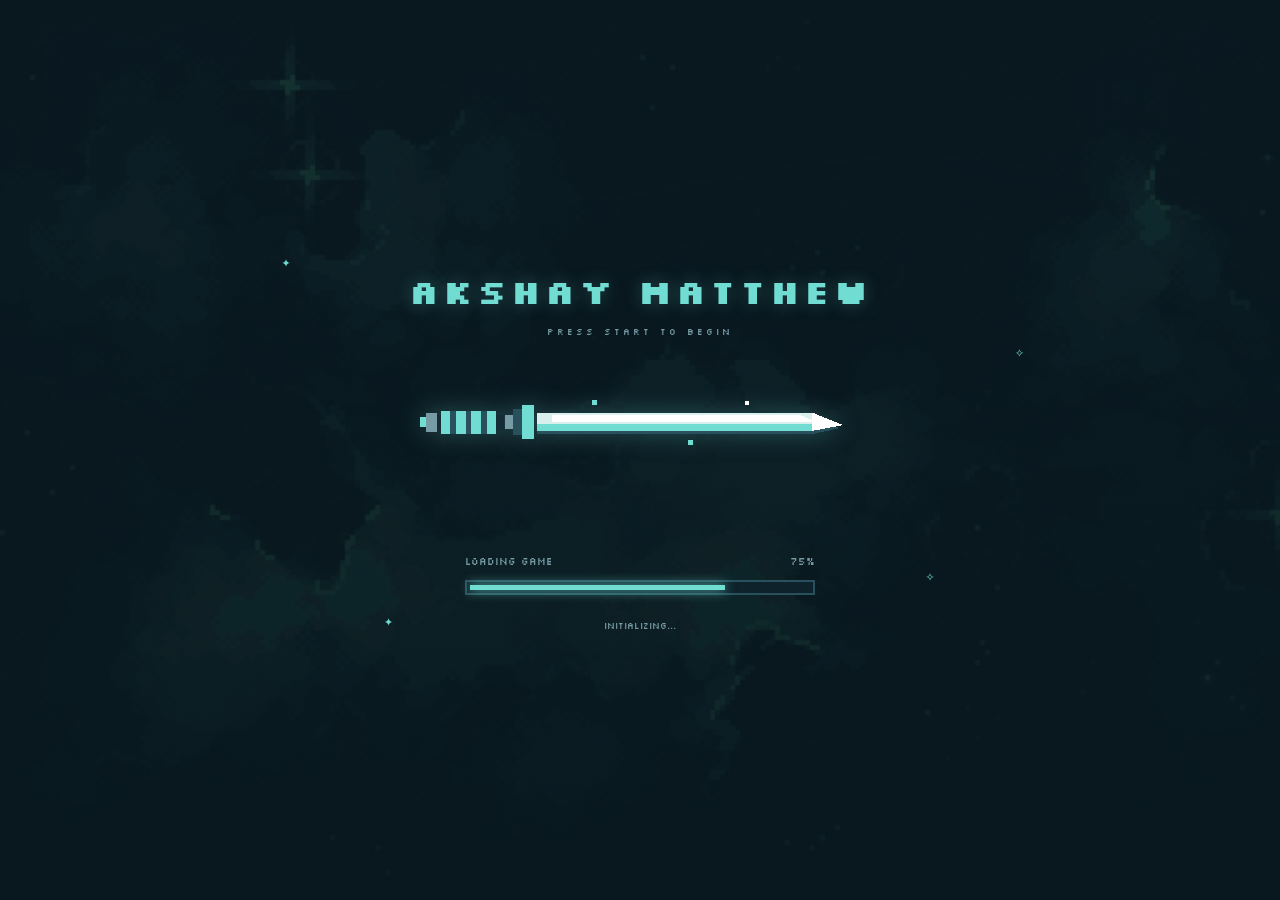
<file: akshay/index.html>
<!DOCTYPE html>
<html lang="en">
<head>
<meta charset="UTF-8">
<meta name="viewport" content="width=device-width, initial-scale=1.0">
<title>Akshay Matthew</title>

<style>
@import url('https://fonts.googleapis.com/css2?family=Silkscreen&display=swap');

* {
    margin: 0;
    padding: 0;
    box-sizing: border-box;
}

body {
    background: #08171e;
    color: #d8efed;
    height: 100dvh;
    overflow: hidden;
    font-family: 'Silkscreen', monospace;
}

/* BACKGROUND */

.loading-screen {
    position: fixed;
    inset: 0;
    z-index: 20;
    display: flex;
    flex-direction: column;
    align-items: center;
    justify-content: center;
    background:
        linear-gradient(rgba(8,23,30,.88), rgba(8,23,30,.94)),
        url("assets/blue.jpg") center/cover;
    transition: opacity .5s ease;
}

.loading-screen.fade {
    opacity: 0;
    pointer-events: none;
}

/* TITLE */

.title {
    color: #70dcd2;
    font-size: clamp(18px, 4vw, 34px);
    letter-spacing: 4px;
    text-align: center;
    text-shadow: 0 0 18px #70dcd244;
}

.subtitle {
    color: #779ba5;
    font-size: 9px;
    margin-top: 13px;
    letter-spacing: 3px;
}

/* KATANA */

.katana-wrap {
    margin-top: 45px;
    width: min(460px, 85vw);
    animation: float 2.5s ease-in-out infinite;
    filter: drop-shadow(0 0 12px #70dcd244);
}

.katana {
    width: 100%;
    height: auto;
    overflow: visible;
    shape-rendering: crispEdges;
}

@keyframes float {
    0%, 100% { transform: translateY(0); }
    50% { transform: translateY(-9px); }
}

/* SPARKLES */

.sparkle {
    position: absolute;
    color: #70dcd2;
    font-size: 15px;
    animation: twinkle 1.5s steps(2) infinite;
}

.sparkle.one { top: 28%; left: 22%; }
.sparkle.two { top: 38%; right: 20%; animation-delay: .5s; }
.sparkle.three { bottom: 30%; left: 30%; animation-delay: .8s; }
.sparkle.four { bottom: 35%; right: 27%; animation-delay: .3s; }

@keyframes twinkle {
    50% { opacity: .15; transform: scale(.7); }
}

/* LOADING BAR */

.loading-container {
    width: min(350px, 72vw);
    margin-top: 45px;
}

.loading-info {
    display: flex;
    justify-content: space-between;
    color: #779ba5;
    font-size: 10px;
    margin-bottom: 12px;
}

.loading-bar {
    width: 100%;
    height: 15px;
    padding: 3px;
    background: #0d222b;
    border: 2px solid #28515d;
}

.loading-fill {
    height: 100%;
    width: 0%;
    background: #70dcd2;
    box-shadow: 0 0 12px #70dcd2;
}

.loading-hint {
    color: #779ba5;
    font-size: 9px;
    margin-top: 25px;
    animation: blink 1s steps(2) infinite;
}

@keyframes blink {
    50% { opacity: .3; }
}

/* SLASH */

.slash {
    position: fixed;
    z-index: 40;
    top: 50%;
    left: -160%;
    width: 160vw;
    height: 5px;
    opacity: 0;
    pointer-events: none;
    background: #d8efed;
    box-shadow:
        0 0 10px #70dcd2,
        0 0 30px #70dcd2,
        0 0 60px #70dcd2;
    transform: rotate(-25deg);
}

.slash.active {
    animation: slash .55s ease-in forwards;
}

@keyframes slash {
    0% { left: -160%; opacity: 0; }
    20% { opacity: 1; }
    100% { left: 160%; opacity: 0; }
}

/* SPLIT SCREEN
   IMPORTANT: stays BEHIND loading screen until transition */

.split {
    position: fixed;
    inset: 0;
    z-index: 10;
    pointer-events: none;
}

.split-top,
.split-bottom {
    position: absolute;
    width: 100%;
    height: 51%;
    background: #08171e;
    transition: transform .85s cubic-bezier(.7,0,.2,1);
}

.split-top {
    top: 0;
    clip-path: polygon(0 0, 100% 0, 100% 100%, 0 96%);
}

.split-bottom {
    bottom: 0;
    clip-path: polygon(0 4%, 100% 0, 100% 100%, 0 100%);
}

.split.open .split-top {
    transform: translateY(-105%);
}

.split.open .split-bottom {
    transform: translateY(105%);
}

.reveal-text {
    position: fixed;
    inset: 0;
    z-index: 1;
    display: flex;
    align-items: center;
    justify-content: center;
    color: #70dcd2;
    font-size: clamp(25px, 5vw, 50px);
    letter-spacing: 5px;
}

@media(max-width: 600px) {
    .title { letter-spacing: 2px; }
    .katana-wrap { width: 88vw; }
}
</style>
</head>

<body>

<div class="reveal-text">WELCOME.</div>

<div class="loading-screen" id="loadingScreen">

    <h1 class="title">AKSHAY MATTHEW</h1>
    <p class="subtitle">PRESS START TO BEGIN</p>

    <span class="sparkle one">✦</span>
    <span class="sparkle two">✧</span>
    <span class="sparkle three">✦</span>
    <span class="sparkle four">✧</span>

    <!-- PIXEL ART KATANA -->
    <div class="katana-wrap">
        <svg class="katana"
             viewBox="0 0 480 130"
             xmlns="http://www.w3.org/2000/svg">

            <!-- Blade shadow -->
            <path d="M133 43 H421 L449 48 L421 54 H133 Z"
                  fill="#28515d"/>

            <!-- Main blade -->
            <path d="M133 32 H420 L452 45 L420 51 H133 Z"
                  fill="#d8efed"/>

            <!-- Blade underside -->
            <path d="M133 44 H420 L452 45 L420 51 H133 Z"
                  fill="#70dcd2"/>

            <!-- Blade shine -->
            <path d="M148 34 H406 L425 42 H148 Z"
                  fill="#ffffff"/>

            <!-- Blade tip -->
            <path d="M420 32 L452 45 L420 51 Z"
                  fill="#ffffff"/>

            <!-- Guard -->
            <path d="M117 24 H129 V59 H117 Z"
                  fill="#70dcd2"/>
            <path d="M107 28 H117 V55 H107 Z"
                  fill="#28515d"/>
            <path d="M99 34 H107 V49 H99 Z"
                  fill="#779ba5"/>

            <!-- Handle base -->
            <rect x="28" y="34" width="70" height="16"
                  fill="#152c36"/>

            <!-- Handle wrapping -->
            <path d="M32 30 H42 V54 H32 Z
                     M48 30 H58 V54 H48 Z
                     M64 30 H74 V54 H64 Z
                     M80 30 H90 V54 H80 Z"
                  fill="#70dcd2"/>

            <!-- Dark wrapping gaps -->
            <path d="M42 30 H48 V54 H42 Z
                     M58 30 H64 V54 H58 Z
                     M74 30 H80 V54 H74 Z"
                  fill="#28515d"/>

            <!-- Pommel -->
            <rect x="17" y="32" width="11" height="20"
                  fill="#779ba5"/>
            <rect x="10" y="37" width="7" height="10"
                  fill="#70dcd2"/>

            <!-- Small decorative pixels -->
            <rect x="190" y="19" width="5" height="5"
                  fill="#70dcd2"/>
            <rect x="290" y="61" width="5" height="5"
                  fill="#70dcd2"/>
            <rect x="350" y="20" width="4" height="4"
                  fill="#ffffff"/>
        </svg>
    </div>

    <!-- PROGRESS -->
    <div class="loading-container">

        <div class="loading-info">
            <span>LOADING GAME</span>
            <span id="percentage">0%</span>
        </div>

        <div class="loading-bar">
            <div class="loading-fill" id="loadingFill"></div>
        </div>

    </div>

    <p class="loading-hint">INITIALIZING...</p>

</div>

<div class="slash" id="slash"></div>

<div class="split" id="split">
    <div class="split-top"></div>
    <div class="split-bottom"></div>
</div>

<script>
const fill = document.getElementById("loadingFill");
const percentage = document.getElementById("percentage");
const slash = document.getElementById("slash");
const split = document.getElementById("split");
const loadingScreen = document.getElementById("loadingScreen");

let progress = 0;

const loading = setInterval(() => {

    progress++;

    fill.style.width = progress + "%";
    percentage.textContent = progress + "%";

    if (progress >= 100) {

        clearInterval(loading);

        setTimeout(() => {
            slash.classList.add("active");
        }, 300);

        setTimeout(() => {
            loadingScreen.classList.add("fade");
            split.classList.add("open");
        }, 650);

        setTimeout(() => {
            window.location.href = "menu.html";
        }, 1550);
    }

}, 15);
</script>

</body>
</html>
</file>
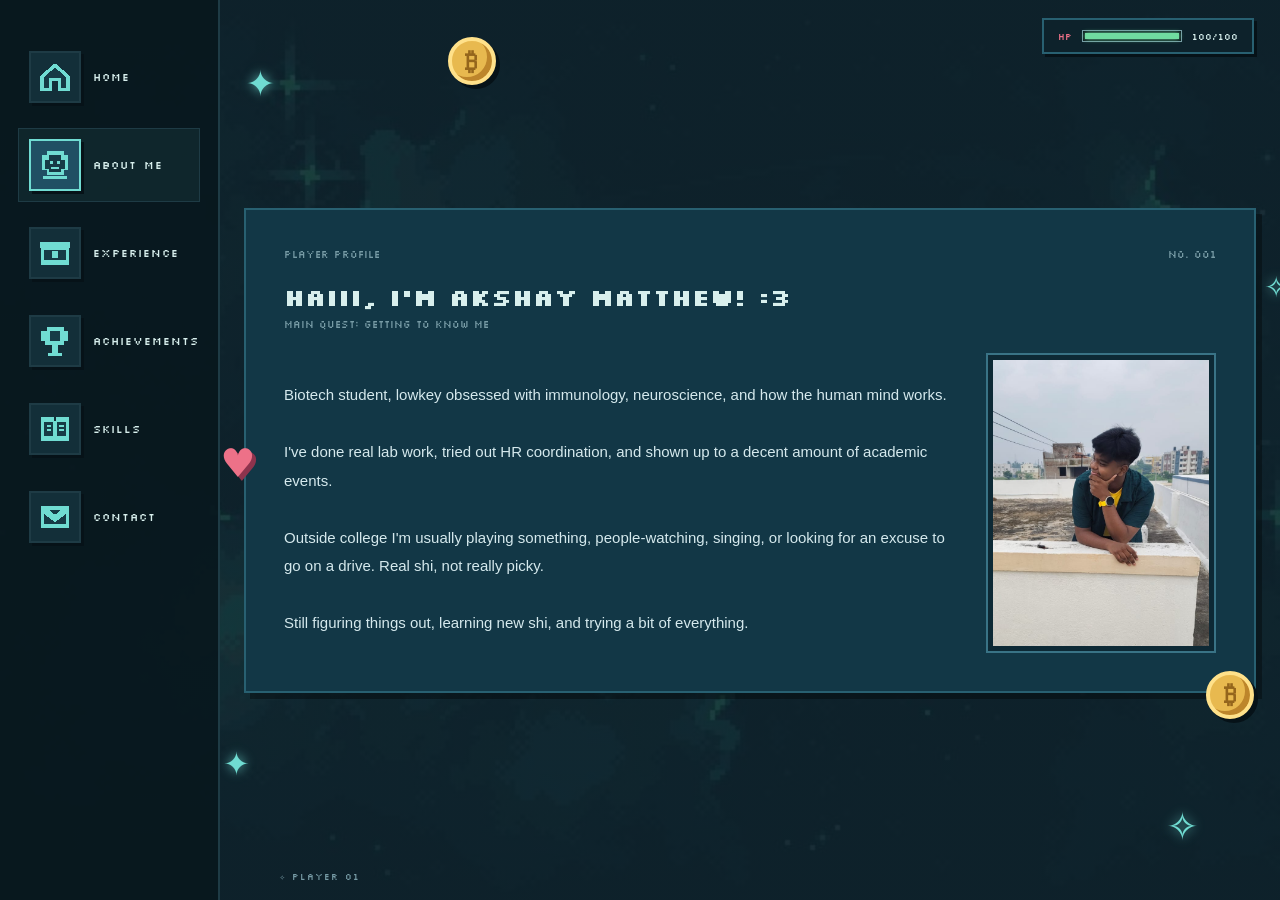
<file: akshay/about.html>
<!DOCTYPE html>
<html lang="en">
<head>
    <meta charset="UTF-8">
    <meta name="viewport" content="width=device-width, initial-scale=1.0">

    <title>About Me</title>

    <link rel="stylesheet" href="style.css">

    <link href="https://fonts.googleapis.com/css2?family=Press+Start+2P&family=Silkscreen&display=swap" rel="stylesheet">
</head>

<body>

<div class="about-layout">

    <!-- LEFT PIXEL ART NAVIGATION -->
    <aside class="about-sidebar">

        <a href="menu.html" class="menu-item" title="Home">
            <span class="pixel-icon">
                <svg viewBox="0 0 32 32">
                    <path fill="#70dcd2" d="M2 15L16 3l14 12v14H19v-9h-6v9H2z"/>
                    <path fill="#163b46" d="M6 16l10-9 10 9v10h-4v-9H10v9H6z"/>
                </svg>
            </span>
            <span class="menu-text">HOME</span>
        </a>

        <a href="about.html" class="menu-item active" title="About">
            <span class="pixel-icon">
                <svg viewBox="0 0 32 32">
                    <path fill="#70dcd2" d="M8 3h16v4h4v14h-4v4H8v-4H4V7h4z"/>
                    <path fill="#163b46" d="M10 7h12v4h3v9h-3v3H10v-3H7v-9h3z"/>
                    <path fill="#70dcd2" d="M11 12h3v3h-3zM18 12h3v3h-3zM12 18h8v2h-8z"/>
                    <path fill="#70dcd2" d="M5 26h22v3H5z"/>
                </svg>
            </span>
            <span class="menu-text">ABOUT ME</span>
        </a>

        <a href="experience.html" class="menu-item" title="Projects">
            <span class="pixel-icon">
                <svg viewBox="0 0 32 32">
                    <path fill="#70dcd2" d="M3 9h26v18H3zM2 6h28v5H2z"/>
                    <path fill="#163b46" d="M6 13h20v10H6z"/>
                    <path fill="#70dcd2" d="M13 14h6v7h-6zM15 16h2v3h-2z"/>
                </svg>
            </span>
            <span class="menu-text">EXPERIENCE</span>
        </a>

        <a href="achievements.html" class="menu-item" title="Achievements">
            <span class="pixel-icon">
                <svg viewBox="0 0 32 32">
                    <path fill="#70dcd2" d="M8 3h16v4h4v9h-4v4h-5v4h-6v-4H7v-4H3V7h5z"/>
                    <path fill="#163b46" d="M11 7h10v9H11z"/>
                    <path fill="#70dcd2" d="M13 24h6v3h-6zM9 27h14v3H9z"/>
                </svg>
            </span>
            <span class="menu-text">ACHIEVEMENTS</span>
        </a>

        <a href="skills.html" class="menu-item" title="Skills">
            <span class="pixel-icon">
                <svg viewBox="0 0 32 32">
                    <path fill="#70dcd2" d="M3 5h12v3h2V5h12v22H17v-3h-2v3H3z"/>
                    <path fill="#163b46" d="M6 9h8v14H6zM18 9h8v14h-8z"/>
                    <path fill="#70dcd2" d="M8 12h4v2H8zM8 16h4v2H8zM20 12h4v2h-4zM20 16h4v2h-4zM14 8h4v19h-4z"/>
                </svg>
            </span>
            <span class="menu-text">SKILLS</span>
        </a>

        <a href="contact.html" class="menu-item" title="Contact">
            <span class="pixel-icon">
                <svg viewBox="0 0 32 32">
                    <path fill="#70dcd2" d="M3 6h26v20H3z"/>
                    <path fill="#163b46" d="M6 9h20v14H6z"/>
                    <path fill="#70dcd2" d="M3 7h5l8 7 8-7h5v4L16 21 3 11z"/>
                </svg>
            </span>
            <span class="menu-text">CONTACT</span>
        </a>

    </aside>

    <!-- RIGHT ABOUT CONTENT -->
    <main class="about-page-content">
        <!-- DECORATIVE GAME ELEMENTS -->
<div class="game-decorations" aria-hidden="true">

    <!-- Floating stars -->
    <span class="pixel-star star-one">✦</span>
    <span class="pixel-star star-two">✧</span>
    <span class="pixel-star star-three">✦</span>
    <span class="pixel-star star-four">✧</span>

    <!-- Coins -->
    <span class="game-coin coin-one">₿</span>
    <span class="game-coin coin-two">₿</span>

    <!-- Floating heart -->
    <span class="pixel-heart">♥</span>

    <!-- Health bar -->
    <div class="health-panel">
        <span class="health-label">HP</span>
        <div class="health-bar">
            <div class="health-fill"></div>
        </div>
        <span class="health-value">100/100</span>
    </div>

    <!-- Decorative game indicator -->
    <span class="game-indicator">✧ PLAYER 01</span>

</div>
        <div class="my-rectangle">
            <div class="game-label">
    <span>PLAYER PROFILE</span>
    <span>NO. 001</span>
</div>

            <h2>Haiii, I'm Akshay Matthew! :3</h2>
            <div class="quest-label">
    MAIN QUEST: GETTING TO KNOW ME
</div>
            <div class="about-content">

                <p class="abp">
                    <br>
                    Biotech student, lowkey obsessed with immunology, neuroscience, and how the human mind works.
                    <br><br>

                    I've done real lab work, tried out HR coordination, and shown up to a decent amount of academic events.
                    <br><br>

                    Outside college I'm usually playing something, people-watching, singing, or looking for an excuse to go on a drive. Real shi, not really picky.

                    <br><br>

                    Still figuring things out, learning new shi, and trying a bit of everything.

                </p>

                <img src="assets/ak.png" class="abme" alt="About me">

            </div>
        </div>

    </main>

</div>

</body>
</html>
</file>
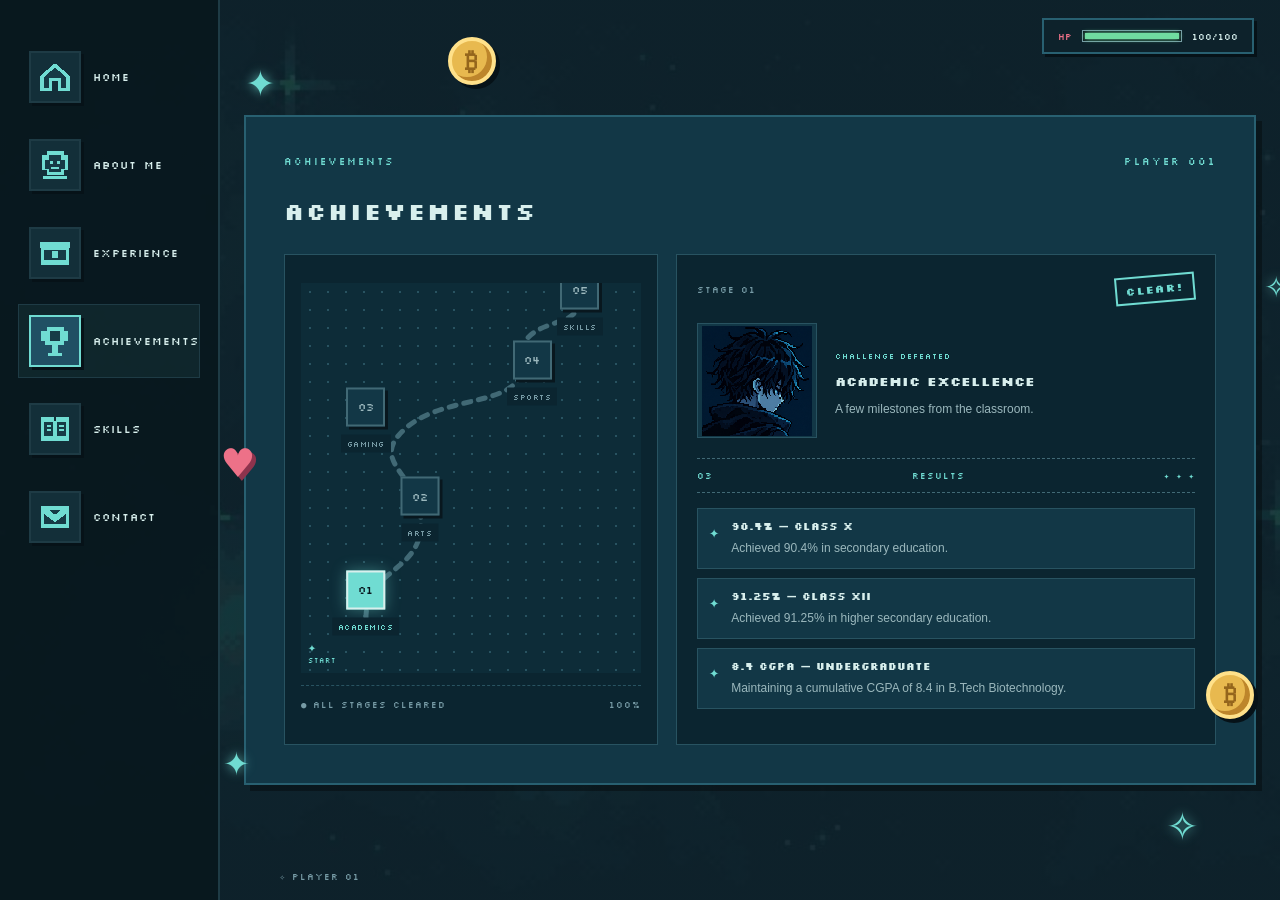
<file: akshay/achievements.html>
<!DOCTYPE html>
<html lang="en">
<head>
    <meta charset="UTF-8">
    <meta name="viewport" content="width=device-width, initial-scale=1.0">

    <title>Awards</title>

    <link rel="stylesheet" href="style.css">

    <link href="https://fonts.googleapis.com/css2?family=Press+Start+2P&family=Silkscreen&display=swap" rel="stylesheet">
</head>

<body>

<div class="about-layout">

    <!-- LEFT PIXEL ART NAVIGATION -->
    <aside class="about-sidebar">

        <a href="menu.html" class="menu-item" title="Home">
            <span class="pixel-icon">
                <svg viewBox="0 0 32 32">
                    <path fill="#70dcd2" d="M2 15L16 3l14 12v14H19v-9h-6v9H2z"/>
                    <path fill="#163b46" d="M6 16l10-9 10 9v10h-4v-9H10v9H6z"/>
                </svg>
            </span>
            <span class="menu-text">HOME</span>
        </a>

        <a href="about.html" class="menu-item" title="About">
            <span class="pixel-icon">
                <svg viewBox="0 0 32 32">
                    <path fill="#70dcd2" d="M8 3h16v4h4v14h-4v4H8v-4H4V7h4z"/>
                    <path fill="#163b46" d="M10 7h12v4h3v9h-3v3H10v-3H7v-9h3z"/>
                    <path fill="#70dcd2" d="M11 12h3v3h-3zM18 12h3v3h-3zM12 18h8v2h-8z"/>
                    <path fill="#70dcd2" d="M5 26h22v3H5z"/>
                </svg>
            </span>
            <span class="menu-text">ABOUT ME</span>
        </a>

        <a href="experience.html" class="menu-item" title="Projects">
            <span class="pixel-icon">
                <svg viewBox="0 0 32 32">
                    <path fill="#70dcd2" d="M3 9h26v18H3zM2 6h28v5H2z"/>
                    <path fill="#163b46" d="M6 13h20v10H6z"/>
                    <path fill="#70dcd2" d="M13 14h6v7h-6zM15 16h2v3h-2z"/>
                </svg>
            </span>
            <span class="menu-text">EXPERIENCE</span>
        </a>

        <a href="achievements.html" class="menu-item active" title="Achievements">
            <span class="pixel-icon">
                <svg viewBox="0 0 32 32">
                    <path fill="#70dcd2" d="M8 3h16v4h4v9h-4v4h-5v4h-6v-4H7v-4H3V7h5z"/>
                    <path fill="#163b46" d="M11 7h10v9H11z"/>
                    <path fill="#70dcd2" d="M13 24h6v3h-6zM9 27h14v3H9z"/>
                </svg>
            </span>
            <span class="menu-text">ACHIEVEMENTS</span>
        </a>

        <a href="skills.html" class="menu-item" title="Skills">
            <span class="pixel-icon">
                <svg viewBox="0 0 32 32">
                    <path fill="#70dcd2" d="M3 5h12v3h2V5h12v22H17v-3h-2v3H3z"/>
                    <path fill="#163b46" d="M6 9h8v14H6zM18 9h8v14h-8z"/>
                    <path fill="#70dcd2" d="M8 12h4v2H8zM8 16h4v2H8zM20 12h4v2h-4zM20 16h4v2h-4zM14 8h4v19h-4z"/>
                </svg>
            </span>
            <span class="menu-text">SKILLS</span>
        </a>

        <a href="contact.html" class="menu-item" title="Contact">
            <span class="pixel-icon">
                <svg viewBox="0 0 32 32">
                    <path fill="#70dcd2" d="M3 6h26v20H3z"/>
                    <path fill="#163b46" d="M6 9h20v14H6z"/>
                    <path fill="#70dcd2" d="M3 7h5l8 7 8-7h5v4L16 21 3 11z"/>
                </svg>
            </span>
            <span class="menu-text">CONTACT</span>
        </a>

    </aside>

    <!-- RIGHT ABOUT CONTENT -->
    <main class="about-page-content">
        <!-- DECORATIVE GAME ELEMENTS -->
<div class="game-decorations" aria-hidden="true">

    <!-- Floating stars -->
    <span class="pixel-star star-one">✦</span>
    <span class="pixel-star star-two">✧</span>
    <span class="pixel-star star-three">✦</span>
    <span class="pixel-star star-four">✧</span>

    <!-- Coins -->
    <span class="game-coin coin-one">₿</span>
    <span class="game-coin coin-two">₿</span>

    <!-- Floating heart -->
    <span class="pixel-heart">♥</span>

    <!-- Health bar -->
    <div class="health-panel">
        <span class="health-label">HP</span>
        <div class="health-bar">
            <div class="health-fill"></div>
        </div>
        <span class="health-value">100/100</span>
    </div>

    <!-- Decorative game indicator -->
    <span class="game-indicator">✧ PLAYER 01</span>

</div>
    
<div class="my-rectangle achievements-screen">

    <div class="game-label">
        <span>ACHIEVEMENTS</span>
        <span>PLAYER 001</span>
    </div>

    <h2 class="achievements-heading">ACHIEVEMENTS</h2>
    <p class="achievements-subheading">
    </p>

    <div class="achievement-game">

        <!-- LEFT: STAGE MAP -->
        <div class="stage-map">


            <div class="map-area">

                <svg class="map-route" viewBox="0 0 340 390"
                     preserveAspectRatio="none">
                    <path
                        d="M65 335
                           C65 285 120 290 120 240
                           S65 180 105 145
                           S225 125 220 80
                           S275 45 275 25"
                        fill="none"
                        stroke="#416975"
                        stroke-width="5"
                        stroke-dasharray="7 8"
                        stroke-linecap="round"
                    />
                </svg>

                <button class="stage active" data-stage="academic"
                        style="left:19%;top:82%">
                    <span class="stage-dot">01</span>
                    <span class="stage-label">ACADEMICS</span>
                </button>

                <button class="stage" data-stage="arts"
                        style="left:35%;top:58%">
                    <span class="stage-dot">02</span>
                    <span class="stage-label">ARTS</span>
                </button>

                <button class="stage" data-stage="gaming"
                        style="left:19%;top:35%">
                    <span class="stage-dot">03</span>
                    <span class="stage-label">GAMING</span>
                </button>

                <button class="stage" data-stage="sports"
                        style="left:68%;top:23%">
                    <span class="stage-dot">04</span>
                    <span class="stage-label">SPORTS</span>
                </button>

                <button class="stage" data-stage="professional"
                        style="left:82%;top:5%">
                    <span class="stage-dot">05</span>
                    <span class="stage-label">SKILLS</span>
                </button>

                <div class="map-landmark">
                    <span>✦</span>
                    <small>START</small>
                </div>

            </div>

            <div class="map-bottom">
                <span>● ALL STAGES CLEARED</span>
                <span>100%</span>
            </div>

        </div>


        <!-- RIGHT: STAGE CLEAR SCREEN -->
        <div class="stage-results">

            <div class="result-top">
                <span id="stage-number">STAGE 01</span>
                <span class="clear-stamp">CLEAR!</span>
            </div>

            <div class="boss-area">

                <div class="boss-sprite">
    <img
        src="assets/portrait.png"
        alt="Achievement character"
        class="boss-image"
    />
</div>
                <div class="boss-caption">
                    <span>CHALLENGE DEFEATED</span>
                    <h3 id="stage-title">ACADEMIC EXCELLENCE</h3>
                    <p id="stage-description">
                        A few milestones from the classroom.
                    </p>
                </div>

            </div>

            <div class="results-divider">
                <span id="result-count">03</span>
                <span>RESULTS</span>
                <span>✦ ✦ ✦</span>
            </div>

            <div id="stage-achievements">

                <div class="result-item">
                    <span>✦</span>
                    <div>
                        <h4>90.4% — CLASS X</h4>
                        <p>Achieved 90.4% in secondary education.</p>
                    </div>
                </div>

                <div class="result-item">
                    <span>✦</span>
                    <div>
                        <h4>91.25% — CLASS XII</h4>
                        <p>Achieved 91.25% in higher secondary education.</p>
                    </div>
                </div>

                <div class="result-item">
                    <span>✦</span>
                    <div>
                        <h4>8.4 CGPA — UNDERGRADUATE</h4>
                        <p>Maintaining a cumulative CGPA of 8.4 in B.Tech Biotechnology.</p>
                    </div>
                </div>

            </div>
        </div>

    </div>


</div>

</div>

</div>        </div>

    </main>

</div>
<script>
const stages = {
    academic: {
        number: "STAGE 01",
        title: "ACADEMIC EXCELLENCE",
        description: "A few milestones from the classroom.",
        entries: [
            ["90.4% — CLASS X", "Achieved 90.4% in secondary education."],
            ["91.25% — CLASS XII", "Achieved 91.25% in higher secondary education."],
            ["8.4 CGPA — UNDERGRADUATE", "Maintaining a cumulative CGPA of 8.4 in B.Tech Biotechnology."]
        ]
    },

    arts: {
        number: "STAGE 02",
        title: "PERFORMING ARTS",
        description: "A little creativity and a lot of teamwork.",
        entries: [
            ["DRAMA COMPETITION — TEAM AWARD WINNER",
             "Recognized as part of a winning team in a drama competition, celebrating creativity, collaboration, and performance."]
        ]
    },

    gaming: {
        number: "STAGE 03",
        title: "COMPETITIVE GAMING",
        description: "Some competitive milestones along the way.",
        entries: [
            ["BRAWL STARS — GUS",
             "Achieved a notable in-game trophy and ranking milestone with Gus."],
            ["VALORANT — GOLD RANK",
             "Reached Gold rank in competitive Valorant."]
        ]
    },

    sports: {
        number: "STAGE 04",
        title: "SPORTS",
        description: "Teamwork outside the screen.",
        entries: [
            ["TEXCITY CLUB BASKETBALL",
             "Played for Texcity Club Basketball, gaining experience in competitive team sports and collaboration."]
        ]
    },

    professional: {
        number: "STAGE 05",
        title: "PROFESSIONAL DEVELOPMENT",
        description: "Learning new things beyond biotechnology.",
        entries: [
            ["PYTHON PROGRAMMING CERTIFICATIONS",
             "Completed certified Python programming courses, expanding my computational knowledge beyond biotechnology."]
        ]
    }
};

document.querySelectorAll(".stage").forEach(stage => {
    stage.addEventListener("click", () => {
        const data = stages[stage.dataset.stage];

        document.querySelectorAll(".stage").forEach(item => {
            item.classList.remove("active");
        });

        stage.classList.add("active");

        document.getElementById("stage-number").textContent = data.number;
        document.getElementById("stage-title").textContent = data.title;
        document.getElementById("stage-description").textContent = data.description;

        document.getElementById("result-count").textContent =
            String(data.entries.length).padStart(2, "0");

        document.getElementById("stage-achievements").innerHTML =
            data.entries.map(entry => `
                <div class="result-item">
                    <span>✦</span>
                    <div>
                        <h4>${entry[0]}</h4>
                        <p>${entry[1]}</p>
                    </div>
                </div>
            `).join("");
    });
});
</script>
</body>
</html>
</file>
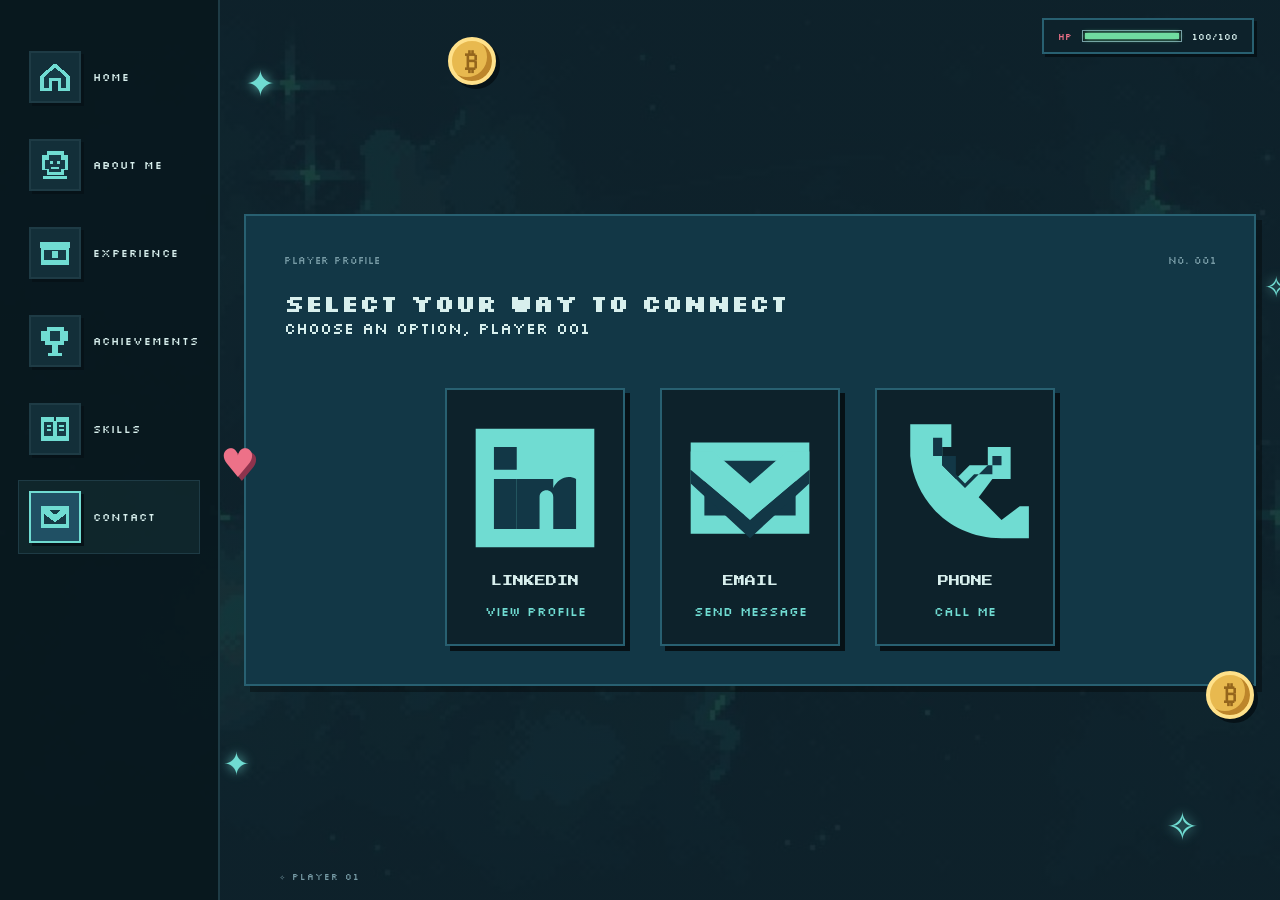
<file: akshay/contact.html>
<!DOCTYPE html>
<html lang="en">
<head>
    <meta charset="UTF-8">
    <meta name="viewport" content="width=device-width, initial-scale=1.0">

    <title>Contact</title>

    <link rel="stylesheet" href="style.css">

    <link href="https://fonts.googleapis.com/css2?family=Press+Start+2P&family=Silkscreen&display=swap" rel="stylesheet">
</head>

<body>

<div class="about-layout">

    <!-- LEFT PIXEL ART NAVIGATION -->
    <aside class="about-sidebar">

        <a href="menu.html" class="menu-item" title="Home">
            <span class="pixel-icon">
                <svg viewBox="0 0 32 32">
                    <path fill="#70dcd2" d="M2 15L16 3l14 12v14H19v-9h-6v9H2z"/>
                    <path fill="#163b46" d="M6 16l10-9 10 9v10h-4v-9H10v9H6z"/>
                </svg>
            </span>
            <span class="menu-text">HOME</span>
        </a>

        <a href="about.html" class="menu-item" title="About">
            <span class="pixel-icon">
                <svg viewBox="0 0 32 32">
                    <path fill="#70dcd2" d="M8 3h16v4h4v14h-4v4H8v-4H4V7h4z"/>
                    <path fill="#163b46" d="M10 7h12v4h3v9h-3v3H10v-3H7v-9h3z"/>
                    <path fill="#70dcd2" d="M11 12h3v3h-3zM18 12h3v3h-3zM12 18h8v2h-8z"/>
                    <path fill="#70dcd2" d="M5 26h22v3H5z"/>
                </svg>
            </span>
            <span class="menu-text">ABOUT ME</span>
        </a>

        <a href="experience.html" class="menu-item" title="Projects">
            <span class="pixel-icon">
                <svg viewBox="0 0 32 32">
                    <path fill="#70dcd2" d="M3 9h26v18H3zM2 6h28v5H2z"/>
                    <path fill="#163b46" d="M6 13h20v10H6z"/>
                    <path fill="#70dcd2" d="M13 14h6v7h-6zM15 16h2v3h-2z"/>
                </svg>
            </span>
            <span class="menu-text">EXPERIENCE</span>
        </a>

        <a href="achievements.html" class="menu-item" title="Achievements">
            <span class="pixel-icon">
                <svg viewBox="0 0 32 32">
                    <path fill="#70dcd2" d="M8 3h16v4h4v9h-4v4h-5v4h-6v-4H7v-4H3V7h5z"/>
                    <path fill="#163b46" d="M11 7h10v9H11z"/>
                    <path fill="#70dcd2" d="M13 24h6v3h-6zM9 27h14v3H9z"/>
                </svg>
            </span>
            <span class="menu-text">ACHIEVEMENTS</span>
        </a>

        <a href="skills.html" class="menu-item" title="Skills">
            <span class="pixel-icon">
                <svg viewBox="0 0 32 32">
                    <path fill="#70dcd2" d="M3 5h12v3h2V5h12v22H17v-3h-2v3H3z"/>
                    <path fill="#163b46" d="M6 9h8v14H6zM18 9h8v14h-8z"/>
                    <path fill="#70dcd2" d="M8 12h4v2H8zM8 16h4v2H8zM20 12h4v2h-4zM20 16h4v2h-4zM14 8h4v19h-4z"/>
                </svg>
            </span>
            <span class="menu-text">SKILLS</span>
        </a>

        <a href="contact.html" class="menu-item active" title="Contact">
            <span class="pixel-icon">
                <svg viewBox="0 0 32 32">
                    <path fill="#70dcd2" d="M3 6h26v20H3z"/>
                    <path fill="#163b46" d="M6 9h20v14H6z"/>
                    <path fill="#70dcd2" d="M3 7h5l8 7 8-7h5v4L16 21 3 11z"/>
                </svg>
            </span>
            <span class="menu-text">CONTACT</span>
        </a>

    </aside>

    <!-- RIGHT ABOUT CONTENT -->
    <main class="about-page-content">
        <!-- DECORATIVE GAME ELEMENTS -->
<div class="game-decorations" aria-hidden="true">

    <!-- Floating stars -->
    <span class="pixel-star star-one">✦</span>
    <span class="pixel-star star-two">✧</span>
    <span class="pixel-star star-three">✦</span>
    <span class="pixel-star star-four">✧</span>

    <!-- Coins -->
    <span class="game-coin coin-one">₿</span>
    <span class="game-coin coin-two">₿</span>

    <!-- Floating heart -->
    <span class="pixel-heart">♥</span>

    <!-- Health bar -->
    <div class="health-panel">
        <span class="health-label">HP</span>
        <div class="health-bar">
            <div class="health-fill"></div>
        </div>
        <span class="health-value">100/100</span>
    </div>

    <!-- Decorative game indicator -->
    <span class="game-indicator">✧ PLAYER 01</span>

</div>
        <div class="my-rectangle">
            <div class="game-label">
    <span>PLAYER PROFILE</span>
    <span>NO. 001</span>
</div><h2 class="connect-heading">SELECT YOUR WAY TO CONNECT</h2>
<p class="connect-subtitle">CHOOSE AN OPTION, PLAYER 001</p>

<div class="contact-options">

    <!-- LINKEDIN -->
    <a href="https://www.linkedin.com/in/akshay-matthew-6b9958252/" class="contact-item" target="_blank" rel="noopener noreferrer">
        <svg class="contact-icon" viewBox="0 0 32 32" aria-label="LinkedIn">
            <path fill="#70dcd2" d="M3 3h26v26H3z"/>
            <path fill="#123746" d="M7 7h5v5H7zM7 14h5v11H7z"/>
            <path fill="#123746" d="M15 14h5v2c1-2 3-3 5-2v11h-5v-7c0-2-3-2-3 0v7h-5V14z"/>
        </svg>
        <span>LINKEDIN</span>
        <small>VIEW PROFILE</small>
    </a>

    <!-- EMAIL -->
    <a href="mailto:chibijester01@gmail.com" class="contact-item">
        <svg class="contact-icon" viewBox="0 0 32 32" aria-label="Email">
            <path fill="#70dcd2" d="M3 6h26v20H3z"/>
            <path fill="#123746" d="M6 10h20v12H6z"/>
            <path fill="#70dcd2" d="M3 8h5l8 7 8-7h5v4L16 23 3 12z"/>
            <path fill="#123746" d="M3 12l13 11 13-11v3L16 27 3 15z"/>
        </svg>
        <span>EMAIL</span>
        <small>SEND MESSAGE</small>
    </a>

    <!-- PHONE -->
    <a href="tel:+91 9003479877" class="contact-item">
        <svg class="contact-icon" viewBox="0 0 32 32" aria-label="Phone">
            <path fill="#70dcd2" d="M7 2h6v5h-2v4l3 3 3-3h4V7h5v7h-4l-3 4 5 5 4-3h2v7h-6C13 27 5 19 4 9V2z"/>
            <path fill="#123746" d="M9 5h2v6l5 5 5-5h3V9h-2v4h-4l-2 2-2-2v-4H9z"/>
        </svg>
        <span>PHONE</span>
        <small>CALL ME</small>
    </a>

</div>            </div>
        </div>

    </main>

</div>

</body>
</html>
</file>
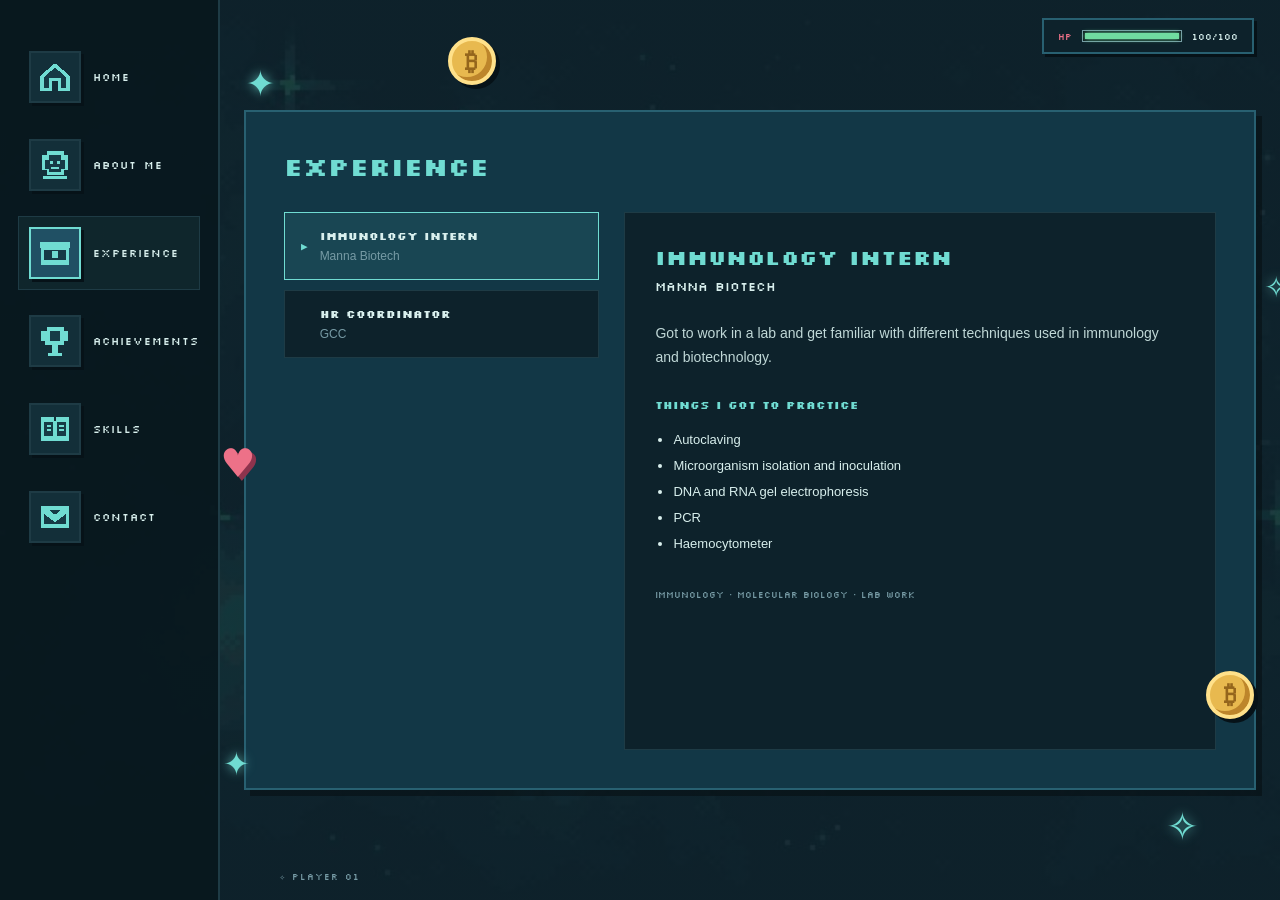
<file: akshay/experience.html>
<!DOCTYPE html>
<html lang="en">
<head>
    <meta charset="UTF-8">
    <meta name="viewport" content="width=device-width, initial-scale=1.0">

    <title>Experience</title>

    <link rel="stylesheet" href="style.css">

    <link href="https://fonts.googleapis.com/css2?family=Press+Start+2P&family=Silkscreen&display=swap" rel="stylesheet">
</head>

<body>

<div class="about-layout">

    <!-- LEFT PIXEL ART NAVIGATION -->
    <aside class="about-sidebar">

        <a href="menu.html" class="menu-item" title="Home">
            <span class="pixel-icon">
                <svg viewBox="0 0 32 32">
                    <path fill="#70dcd2" d="M2 15L16 3l14 12v14H19v-9h-6v9H2z"/>
                    <path fill="#163b46" d="M6 16l10-9 10 9v10h-4v-9H10v9H6z"/>
                </svg>
            </span>
            <span class="menu-text">HOME</span>
        </a>

        <a href="about.html" class="menu-item" title="About">
            <span class="pixel-icon">
                <svg viewBox="0 0 32 32">
                    <path fill="#70dcd2" d="M8 3h16v4h4v14h-4v4H8v-4H4V7h4z"/>
                    <path fill="#163b46" d="M10 7h12v4h3v9h-3v3H10v-3H7v-9h3z"/>
                    <path fill="#70dcd2" d="M11 12h3v3h-3zM18 12h3v3h-3zM12 18h8v2h-8z"/>
                    <path fill="#70dcd2" d="M5 26h22v3H5z"/>
                </svg>
            </span>
            <span class="menu-text">ABOUT ME</span>
        </a>

        <a href="experience.html" class="menu-item active" title="Projects">
            <span class="pixel-icon">
                <svg viewBox="0 0 32 32">
                    <path fill="#70dcd2" d="M3 9h26v18H3zM2 6h28v5H2z"/>
                    <path fill="#163b46" d="M6 13h20v10H6z"/>
                    <path fill="#70dcd2" d="M13 14h6v7h-6zM15 16h2v3h-2z"/>
                </svg>
            </span>
            <span class="menu-text">EXPERIENCE</span>
        </a>

        <a href="achievements.html" class="menu-item" title="Achievements">
            <span class="pixel-icon">
                <svg viewBox="0 0 32 32">
                    <path fill="#70dcd2" d="M8 3h16v4h4v9h-4v4h-5v4h-6v-4H7v-4H3V7h5z"/>
                    <path fill="#163b46" d="M11 7h10v9H11z"/>
                    <path fill="#70dcd2" d="M13 24h6v3h-6zM9 27h14v3H9z"/>
                </svg>
            </span>
            <span class="menu-text">ACHIEVEMENTS</span>
        </a>

        <a href="skills.html" class="menu-item" title="Skills">
            <span class="pixel-icon">
                <svg viewBox="0 0 32 32">
                    <path fill="#70dcd2" d="M3 5h12v3h2V5h12v22H17v-3h-2v3H3z"/>
                    <path fill="#163b46" d="M6 9h8v14H6zM18 9h8v14h-8z"/>
                    <path fill="#70dcd2" d="M8 12h4v2H8zM8 16h4v2H8zM20 12h4v2h-4zM20 16h4v2h-4zM14 8h4v19h-4z"/>
                </svg>
            </span>
            <span class="menu-text">SKILLS</span>
        </a>

        <a href="contact.html" class="menu-item" title="Contact">
            <span class="pixel-icon">
                <svg viewBox="0 0 32 32">
                    <path fill="#70dcd2" d="M3 6h26v20H3z"/>
                    <path fill="#163b46" d="M6 9h20v14H6z"/>
                    <path fill="#70dcd2" d="M3 7h5l8 7 8-7h5v4L16 21 3 11z"/>
                </svg>
            </span>
            <span class="menu-text">CONTACT</span>
        </a>

    </aside>

    <!-- RIGHT ABOUT CONTENT -->
    <main class="about-page-content">
        <!-- DECORATIVE GAME ELEMENTS -->
<div class="game-decorations" aria-hidden="true">

    <!-- Floating stars -->
    <span class="pixel-star star-one">✦</span>
    <span class="pixel-star star-two">✧</span>
    <span class="pixel-star star-three">✦</span>
    <span class="pixel-star star-four">✧</span>

    <!-- Coins -->
    <span class="game-coin coin-one">₿</span>
    <span class="game-coin coin-two">₿</span>

    <!-- Floating heart -->
    <span class="pixel-heart">♥</span>

    <!-- Health bar -->
    <div class="health-panel">
        <span class="health-label">HP</span>
        <div class="health-bar">
            <div class="health-fill"></div>
        </div>
        <span class="health-value">100/100</span>
    </div>

    <!-- Decorative game indicator -->
    <span class="game-indicator">✧ PLAYER 01</span>

</div>
        
<div class="my-rectangle experience-screen">

    <h2 class="experience-heading">Experience</h2>

    <div class="experience-layout">

        <div class="experience-list">

            <button class="experience-option active"
                    data-target="intern">
                <span class="option-arrow">▶</span>
                <span>
                    <strong>Immunology Intern</strong>
                    <small>Manna Biotech</small>
                </span>
            </button>

            <button class="experience-option"
                    data-target="hr">
                <span class="option-arrow">▶</span>
                <span>
                    <strong>HR Coordinator</strong>
                    <small>GCC</small>
                </span>
            </button>

        </div>

        <div class="experience-content">

            <div class="experience-entry active" id="intern">

                <h3>Immunology Intern</h3>
                <p class="experience-company">Manna Biotech</p>

                <p class="experience-description">
                    Got to work in a lab and get familiar with
                    different techniques used in immunology
                    and biotechnology.
                </p>

                <h4>Things I got to practice</h4>

                <ul>
                    <li>Autoclaving</li>
                    <li>Microorganism isolation and inoculation</li>
                    <li>DNA and RNA gel electrophoresis</li>
                    <li>PCR</li>
                    <li>Haemocytometer</li>
                </ul>

                <p class="experience-focus">
                    IMMUNOLOGY · MOLECULAR BIOLOGY · LAB WORK
                </p>

            </div>


            <div class="experience-entry" id="hr">

                <h3>HR Coordinator</h3>
                <p class="experience-company">GCC</p>

                <p class="experience-description">
                    Currently working as an HR Coordinator,
                    getting experience with the people and
                    coordination side of an organization.
                </p>

                <h4>Things I've been working on</h4>

                <ul>
                    <li>HR coordination</li>
                    <li>Workplace communication</li>
                    <li>Team collaboration</li>
                    <li>Organizational support</li>
                </ul>

                <p class="experience-focus">
                    COMMUNICATION · COORDINATION · TEAMWORK
                </p>

            </div>

        </div>

    </div>

</div>
        </div>

    </main>

</div>

<script>
document.querySelectorAll(".experience-option").forEach(button => {
    button.addEventListener("click", () => {

        document.querySelectorAll(".experience-option")
            .forEach(item => item.classList.remove("active"));

        document.querySelectorAll(".experience-entry")
            .forEach(item => item.classList.remove("active"));

        button.classList.add("active");

        document.getElementById(button.dataset.target)
            .classList.add("active");
    });
});
</script>

</body>
</html>
</file>
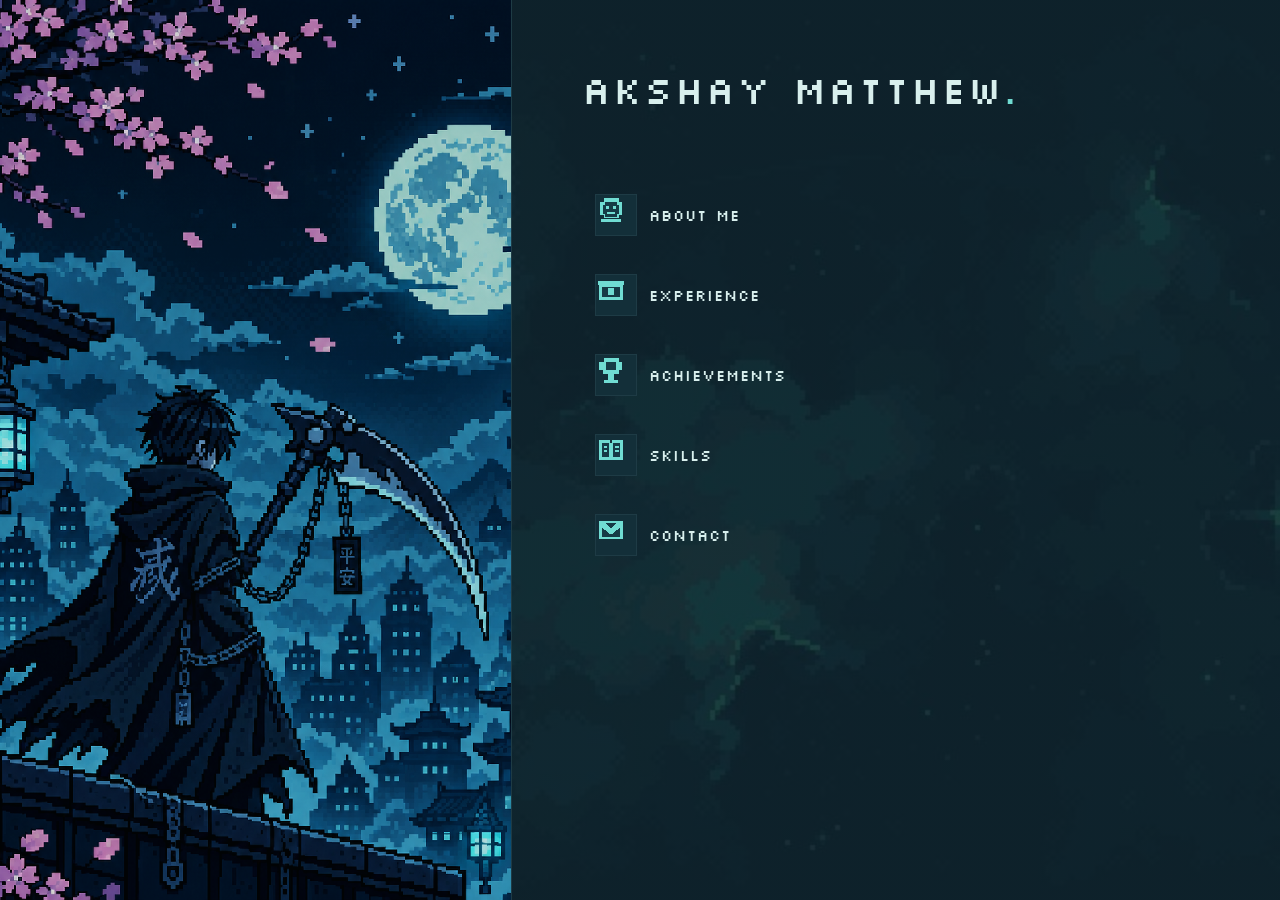
<file: akshay/menu.html>
<!DOCTYPE html>
<html lang="en">
<head>
    <meta charset="UTF-8">
    <meta name="viewport" content="width=device-width, initial-scale=1.0">

    <title>Menu</title>

    <link rel="stylesheet" href="style.css">

    <link href="https://fonts.googleapis.com/css2?family=Press+Start+2P&family=Silkscreen&display=swap" rel="stylesheet">
</head>

<body>

<div class="menu-layout">

    <!-- LEFT VISUAL -->
    <section class="visual">
        <img
            src="assets/pic.png"
            class="visual-image"
        >
    </section>

    <!-- RIGHT MENU -->
    <section class="menu-panel">

        <header class="menu-header">
            <h1>AKSHAY MATTHEW<span>.</span></h1>
        </header>

        <nav class="menu-nav">

            <a href="about.html" class="menu-item">
                <span class="pixel-icon">
                    <svg viewBox="0 0 32 32">
                        <path fill="#70dcd2" d="M8 3h16v4h4v14h-4v4H8v-4H4V7h4z"/>
                        <path fill="#163b46" d="M10 7h12v4h3v9h-3v3H10v-3H7v-9h3z"/>
                        <path fill="#70dcd2" d="M11 12h3v3h-3zM18 12h3v3h-3zM12 18h8v2h-8z"/>
                        <path fill="#70dcd2" d="M5 26h22v3H5z"/>
                    </svg>
                </span>
                <span class="menu-text">ABOUT ME</span>
            </a>

            <a href="experience.html" class="menu-item">
                <span class="pixel-icon">
                    <svg viewBox="0 0 32 32">
                        <path fill="#70dcd2" d="M3 9h26v18H3zM2 6h28v5H2z"/>
                        <path fill="#163b46" d="M6 13h20v10H6z"/>
                        <path fill="#70dcd2" d="M13 14h6v7h-6zM15 16h2v3h-2z"/>
                    </svg>
                </span>
                <span class="menu-text">EXPERIENCE</span>
            </a>

            <a href="achievements.html" class="menu-item" title="Achievements">
            <span class="pixel-icon">
                <svg viewBox="0 0 32 32">
                    <path fill="#70dcd2" d="M8 3h16v4h4v9h-4v4h-5v4h-6v-4H7v-4H3V7h5z"/>
                    <path fill="#163b46" d="M11 7h10v9H11z"/>
                    <path fill="#70dcd2" d="M13 24h6v3h-6zM9 27h14v3H9z"/>
                </svg>
            </span>
            <span class="menu-text">ACHIEVEMENTS</span>
        </a>

            <a href="skills.html" class="menu-item">
                <span class="pixel-icon">
                    <svg viewBox="0 0 32 32">
                        <path fill="#70dcd2" d="M3 5h12v3h2V5h12v22H17v-3h-2v3H3z"/>
                        <path fill="#163b46" d="M6 9h8v14H6zM18 9h8v14h-8z"/>
                        <path fill="#70dcd2" d="M8 12h4v2H8zM8 16h4v2H8zM20 12h4v2h-4zM20 16h4v2h-4zM14 8h4v19h-4z"/>
                    </svg>
                </span>
                <span class="menu-text">SKILLS</span>
            </a>

            <a href="contact.html" class="menu-item">
                <span class="pixel-icon">
                    <svg viewBox="0 0 32 32">
                        <path fill="#70dcd2" d="M3 6h26v20H3z"/>
                        <path fill="#163b46" d="M6 9h20v14H6z"/>
                        <path fill="#70dcd2" d="M3 7h5l8 7 8-7h5v4L16 21 3 11z"/>
                    </svg>
                </span>
                <span class="menu-text">CONTACT</span>
            </a>

        </nav>

    </section>

</div>

</body>
</html>
</file>
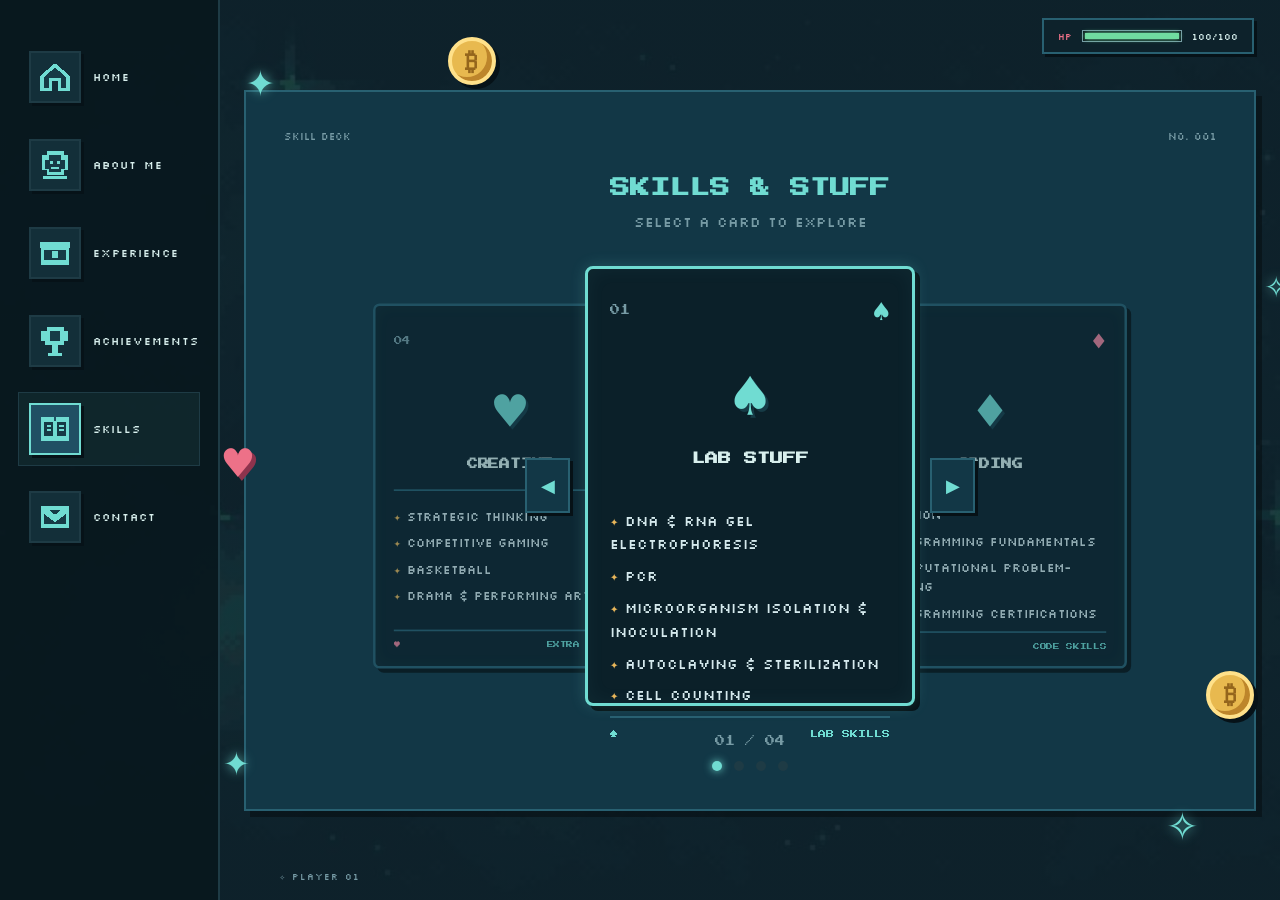
<file: akshay/skills.html>
<!DOCTYPE html>
<html lang="en">
<head>
    <meta charset="UTF-8">
    <meta name="viewport" content="width=device-width, initial-scale=1.0">

    <title>Skills</title>

    <link rel="stylesheet" href="style.css">

    <link href="https://fonts.googleapis.com/css2?family=Press+Start+2P&family=Silkscreen&display=swap" rel="stylesheet">
</head>

<body>

<div class="about-layout">

    <!-- LEFT PIXEL ART NAVIGATION -->
    <aside class="about-sidebar">

        <a href="menu.html" class="menu-item" title="Home">
            <span class="pixel-icon">
                <svg viewBox="0 0 32 32">
                    <path fill="#70dcd2" d="M2 15L16 3l14 12v14H19v-9h-6v9H2z"/>
                    <path fill="#163b46" d="M6 16l10-9 10 9v10h-4v-9H10v9H6z"/>
                </svg>
            </span>
            <span class="menu-text">HOME</span>
        </a>

        <a href="about.html" class="menu-item" title="About">
            <span class="pixel-icon">
                <svg viewBox="0 0 32 32">
                    <path fill="#70dcd2" d="M8 3h16v4h4v14h-4v4H8v-4H4V7h4z"/>
                    <path fill="#163b46" d="M10 7h12v4h3v9h-3v3H10v-3H7v-9h3z"/>
                    <path fill="#70dcd2" d="M11 12h3v3h-3zM18 12h3v3h-3zM12 18h8v2h-8z"/>
                    <path fill="#70dcd2" d="M5 26h22v3H5z"/>
                </svg>
            </span>
            <span class="menu-text">ABOUT ME</span>
        </a>

        <a href="experience.html" class="menu-item" title="Projects">
            <span class="pixel-icon">
                <svg viewBox="0 0 32 32">
                    <path fill="#70dcd2" d="M3 9h26v18H3zM2 6h28v5H2z"/>
                    <path fill="#163b46" d="M6 13h20v10H6z"/>
                    <path fill="#70dcd2" d="M13 14h6v7h-6zM15 16h2v3h-2z"/>
                </svg>
            </span>
            <span class="menu-text">EXPERIENCE</span>
        </a>

        <a href="achievements.html" class="menu-item" title="Achievements">
            <span class="pixel-icon">
                <svg viewBox="0 0 32 32">
                    <path fill="#70dcd2" d="M8 3h16v4h4v9h-4v4h-5v4h-6v-4H7v-4H3V7h5z"/>
                    <path fill="#163b46" d="M11 7h10v9H11z"/>
                    <path fill="#70dcd2" d="M13 24h6v3h-6zM9 27h14v3H9z"/>
                </svg>
            </span>
            <span class="menu-text">ACHIEVEMENTS</span>
        </a>

        <a href="skills.html" class="menu-item active" title="Skills">
            <span class="pixel-icon">
                <svg viewBox="0 0 32 32">
                    <path fill="#70dcd2" d="M3 5h12v3h2V5h12v22H17v-3h-2v3H3z"/>
                    <path fill="#163b46" d="M6 9h8v14H6zM18 9h8v14h-8z"/>
                    <path fill="#70dcd2" d="M8 12h4v2H8zM8 16h4v2H8zM20 12h4v2h-4zM20 16h4v2h-4zM14 8h4v19h-4z"/>
                </svg>
            </span>
            <span class="menu-text">SKILLS</span>
        </a>

        <a href="contact.html" class="menu-item" title="Contact">
            <span class="pixel-icon">
                <svg viewBox="0 0 32 32">
                    <path fill="#70dcd2" d="M3 6h26v20H3z"/>
                    <path fill="#163b46" d="M6 9h20v14H6z"/>
                    <path fill="#70dcd2" d="M3 7h5l8 7 8-7h5v4L16 21 3 11z"/>
                </svg>
            </span>
            <span class="menu-text">CONTACT</span>
        </a>

    </aside>

    <!-- RIGHT ABOUT CONTENT -->
    <main class="about-page-content">
        <!-- DECORATIVE GAME ELEMENTS -->
<div class="game-decorations" aria-hidden="true">

    <!-- Floating stars -->
    <span class="pixel-star star-one">✦</span>
    <span class="pixel-star star-two">✧</span>
    <span class="pixel-star star-three">✦</span>
    <span class="pixel-star star-four">✧</span>

    <!-- Coins -->
    <span class="game-coin coin-one">₿</span>
    <span class="game-coin coin-two">₿</span>

    <!-- Floating heart -->
    <span class="pixel-heart">♥</span>

    <!-- Health bar -->
    <div class="health-panel">
        <span class="health-label">HP</span>
        <div class="health-bar">
            <div class="health-fill"></div>
        </div>
        <span class="health-value">100/100</span>
    </div>

    <!-- Decorative game indicator -->
    <span class="game-indicator">✧ PLAYER 01</span>

</div>
        
<div class="my-rectangle skills-screen">

    <div class="game-label">
        <span>SKILL DECK</span>
        <span>NO. 001</span>
    </div>

    <h2 class="skills-heading">SKILLS & STUFF</h2>
    <p class="skills-subheading">SELECT A CARD TO EXPLORE</p>

    <div class="deck-container">

        <button class="deck-arrow" id="prevCard" aria-label="Previous card">
            &#9664;
        </button>

        <div class="card-deck" id="cardDeck">

            <!-- LAB CARD -->
            <div class="skill-card">
                <div class="card-top">
                    <span class="card-number">01</span>
                    <span class="card-suit">♠</span>
                </div>

                <div class="card-center">
                    <span class="card-symbol">♠</span>
                    <h3>LAB STUFF</h3>
                </div>

                <div class="card-divider"></div>

                <ul class="card-skills">
                    <li>DNA & RNA gel electrophoresis</li>
                    <li>PCR</li>
                    <li>Microorganism isolation & inoculation</li>
                    <li>Autoclaving & sterilization</li>
                    <li>Cell counting</li>
                </ul>

                <div class="card-bottom">
                    <span>♠</span>
                    <span>LAB SKILLS</span>
                </div>
            </div>

            <!-- CODING CARD -->
            <div class="skill-card">
                <div class="card-top">
                    <span class="card-number">02</span>
                    <span class="card-suit red-suit">♦</span>
                </div>

                <div class="card-center">
                    <span class="card-symbol red-suit">♦</span>
                    <h3>CODING</h3>
                </div>

                <div class="card-divider"></div>

                <ul class="card-skills">
                    <li>Python</li>
                    <li>Programming fundamentals</li>
                    <li>Computational problem-solving</li>
                    <li>Programming certifications</li>
                </ul>

                <div class="card-bottom">
                    <span class="red-suit">♦</span>
                    <span>CODE SKILLS</span>
                </div>
            </div>

            <!-- PROFESSIONAL CARD -->
            <div class="skill-card">
                <div class="card-top">
                    <span class="card-number">03</span>
                    <span class="card-suit">♣</span>
                </div>

                <div class="card-center">
                    <span class="card-symbol">♣</span>
                    <h3>OTHER SKILLS</h3>
                </div>

                <div class="card-divider"></div>

                <ul class="card-skills">
                    <li>Communication</li>
                    <li>Teamwork</li>
                    <li>Organization</li>
                    <li>Coordination</li>
                    <li>Adaptability</li>
                    <li>Analytical thinking</li>
                </ul>

                <div class="card-bottom">
                    <span>♣</span>
                    <span>PLAYER SKILLS</span>
                </div>
            </div>

            <!-- CREATIVE CARD -->
            <div class="skill-card">
                <div class="card-top">
                    <span class="card-number">04</span>
                    <span class="card-suit red-suit">♥</span>
                </div>

                <div class="card-center">
                    <span class="card-symbol red-suit">♥</span>
                    <h3>CREATIVE</h3>
                </div>

                <div class="card-divider"></div>

                <ul class="card-skills">
                    <li>Strategic thinking</li>
                    <li>Competitive gaming</li>
                    <li>Basketball</li>
                    <li>Drama & performing arts</li>
                </ul>

                <div class="card-bottom">
                    <span class="red-suit">♥</span>
                    <span>EXTRA SKILLS</span>
                </div>
            </div>

        </div>

        <button class="deck-arrow" id="nextCard" aria-label="Next card">
            &#9654;
        </button>

    </div>

    <div class="deck-counter">
        <span id="cardCounter">01 / 04</span>
        <div class="deck-dots" id="deckDots">
            <span class="deck-dot active"></span>
            <span class="deck-dot"></span>
            <span class="deck-dot"></span>
            <span class="deck-dot"></span>
        </div>
    </div>

</div>
        </div>

    </main>

</div><script>
const cards = document.querySelectorAll(".skill-card");
const prevButton = document.getElementById("prevCard");
const nextButton = document.getElementById("nextCard");
const counter = document.getElementById("cardCounter");
const dots = document.querySelectorAll(".deck-dot");

let currentCard = 0;

function updateDeck() {
    cards.forEach((card, index) => {
        card.classList.remove("active", "prev", "next");

        if (index === currentCard) {
            card.classList.add("active");
        } else if (
            index === (currentCard - 1 + cards.length) % cards.length
        ) {
            card.classList.add("prev");
        } else if (
            index === (currentCard + 1) % cards.length
        ) {
            card.classList.add("next");
        }
    });

    counter.textContent =
        String(currentCard + 1).padStart(2, "0") +
        " / " +
        String(cards.length).padStart(2, "0");

    dots.forEach((dot, index) => {
        dot.classList.toggle("active", index === currentCard);
    });
}

nextButton.addEventListener("click", () => {
    currentCard = (currentCard + 1) % cards.length;
    updateDeck();
});

prevButton.addEventListener("click", () => {
    currentCard = (currentCard - 1 + cards.length) % cards.length;
    updateDeck();
});

updateDeck();
</script>
</body>
</html>
</file>
<file: akshay/style.css>
:root {
    --bg: #08171e;
    --panel: #0d222b;
    --turquoise: #70dcd2;
    --text: #d8efed;
    --muted: #779ba5;
    --border: #1e3b45;
}

* {
    margin: 0;
    padding: 0;
    box-sizing: border-box;
}

body {
    background-color: var(--bg);
    background-image:
        linear-gradient(
            rgba(13, 34, 43, 0.87),
            rgba(13, 34, 43, 0.87)
        ),
        url("assets/blue.jpg");

    background-size: cover;
    background-position: center;
    background-repeat: no-repeat;
    background-attachment: fixed;

    color: var(--text);
    font-family: "Silkscreen", monospace;
}

/* MAIN LAYOUT */

.menu-layout {
    display: grid;
    grid-template-columns: 40% 60%;
    min-height: 100vh;
}

/* LEFT VISUAL */

.visual {
    position: relative;
    min-height: 100vh;
    overflow: hidden;
    background: transparent;
    border-right: 1px solid var(--border);
}

.visual-image {
    position: absolute;
    inset: 0;
    width: 100%;
    height: 100%;
    object-fit: cover;
    image-rendering: pixelated;
    opacity: 0.9;
}

/* RIGHT MENU */

.menu-panel {
    position: relative;
    min-height: 100vh;
    background: transparent;

    display: flex;
    flex-direction: column;
    padding: 65px 70px;
}

.menu-header {
    margin-bottom: 65px;
}

.menu-header h1 {
    font-family: "Silkscreen", monospace;
    font-size: clamp(25px, 3vw, 38px);
    font-weight: 400;
    letter-spacing: 2px;
    color: var(--text);
}

.menu-header h1 span {
    color: var(--turquoise);
}

/* NAVIGATION */

.menu-nav {
    display: flex;
    flex-direction: column;
    align-items: flex-start;
    width: 100%;
    max-width: 500px;
    gap: 8px;
}

.menu-item {
    width: 100%;
    display: flex;
    align-items: center;
    gap: 18px;
    padding: 14px 12px;

    text-decoration: none;
    color: var(--text);

    border: 1px solid transparent;
    transition: background 0.15s ease,
                border-color 0.15s ease;
}

.pixel-icon {
    width: 42px;
    height: 42px;

    display: flex;
    align-items: center;
    justify-content: center;

    flex-shrink: 0;

    background: #132f39;
    border: 1px solid var(--border);
}

.pixel-icon svg {
    width: 30px;
    height: 30px;
    shape-rendering: crispEdges;
}

.menu-text {
    font-family: "Silkscreen", monospace;
    font-size: 15px;
    letter-spacing: 1px;
}

/* SUBTLE HOVER */

.menu-item:hover {
    background: rgba(112, 220, 210, 0.04);
    border-color: var(--border);
}

.menu-item:hover .pixel-icon {
    background: #1b414b;
}

/* MOBILE */

@media (max-width: 800px) {

    .menu-layout {
        grid-template-columns: 1fr;
    }

    .visual {
        min-height: 38vh;
        height: 38vh;
    }

    .menu-panel {
        min-height: 62vh;
        padding: 35px 25px;
    }

    .menu-header {
        margin-bottom: 35px;
    }

    .menu-nav {
        max-width: 100%;
    }

    .menu-text {
        font-size: 13px;
    }
}


/* =================================
   ABOUT PAGE ONLY
================================= */

.about-layout {
    display: grid;
    grid-template-columns: 220px minmax(0, 1fr);
    min-height: 100vh;
}

/* SIDEBAR */

.about-sidebar {
    display: flex;
    flex-direction: column;
    gap: 14px;
    padding: 40px 18px;

    background: rgba(8, 23, 30, 0.92);
    border-right: 2px solid var(--border);
}

.about-sidebar .menu-item {
    display: flex;
    align-items: center;
    gap: 12px;
    width: 100%;
    padding: 10px;

    text-decoration: none;
    color: var(--text);
    border: 1px solid transparent;
}

.about-sidebar .pixel-icon {
    width: 52px;
    height: 52px;

    display: flex;
    align-items: center;
    justify-content: center;
    flex-shrink: 0;

    background: #132f39;
    border: 2px solid var(--border);
    box-shadow: 3px 3px 0 #061218;
}

.about-sidebar .pixel-icon svg {
    width: 34px;
    height: 34px;
    shape-rendering: crispEdges;
}

.about-sidebar .menu-text {
    font-family: "Silkscreen", monospace;
    font-size: 11px;
}

.about-sidebar .menu-item:hover,
.about-sidebar .menu-item.active {
    background: rgba(112, 220, 210, 0.07);
    border-color: var(--border);
}

.about-sidebar .menu-item:hover .pixel-icon,
.about-sidebar .menu-item.active .pixel-icon {
    background: #205064;
    border-color: var(--turquoise);
}
/* MAIN CONTENT */

.about-page-content {
    display: flex;
    justify-content: flex-end;
    align-items: center;

    min-width: 0;
    min-height: 100vh;
    padding: 45px 4%;
}

/* ABOUT BOX */

.about-page-content .my-rectangle {
    width: 100%;
    max-width: 1100px;
    margin: 0;
    padding: 38px;

    background: #123746;
    border: 2px solid #286071;
    box-shadow: 6px 6px 0 rgba(0, 0, 0, 0.35);
}

/* TEXT AND IMAGE */

.about-page-content .about-content {
    display: flex;
    align-items: flex-start;
    gap: 30px;
}

.about-page-content .abp {
    flex: 1;
    font-family: "Segoe UI", Arial, sans-serif;
    font-size: 15px;
    line-height: 1.9;
    color: #d5e9ed;
}

.about-page-content .abme {
    width: 230px;
    height: 300px;
    object-fit: cover;
    flex-shrink: 0;

    border: 2px solid #397386;
    padding: 5px;
    background: #0d2935;
}
.game-label {
    display: flex;
    justify-content: space-between;
    font-family: "Silkscreen", monospace;
    font-size: 10px;
    color: var(--muted);
    margin-bottom: 20px;
}

.quest-label {
    display: inline-block;
    margin-bottom: 22px;
    color: var(--muted);
    font-family: "Silkscreen", monospace;
    font-size: 10px;
}
/* GAME DECORATIONS */

.about-page-content {
    position: relative;
    isolation: isolate;
    overflow: visible;
}

.game-decorations {
    position: absolute;
    inset: -30px;
    z-index: 3;
    pointer-events: none;
    overflow: visible;
}

/* STARS */

.pixel-star {
    position: absolute;
    color: #70dcd2;
    text-shadow: 0 0 12px rgba(112, 220, 210, 0.8);
    animation: twinkle 2s ease-in-out infinite alternate;
}

.star-one {
    top: 8%;
    left: 5%;
    font-size: 48px;
}

.star-two {
    top: 30%;
    right: 2%;
    font-size: 38px;
    animation-delay: 0.7s;
}

.star-three {
    bottom: 15%;
    left: 3%;
    font-size: 43px;
    animation-delay: 1s;
}

.star-four {
    bottom: 8%;
    right: 10%;
    font-size: 52px;
    animation-delay: 0.4s;
}

/* COINS */

.game-coin {
    position: absolute;
    display: flex;
    align-items: center;
    justify-content: center;

    width: 48px;
    height: 48px;

    border-radius: 50%;
    background: #e8b94f;
    border: 4px solid #ffe18a;

    color: #94651c;
    font-family: Arial, sans-serif;
    font-size: 25px;
    font-weight: bold;

    box-shadow:
        inset -5px -4px 0 #bd852b,
        4px 4px 0 #061218;

    animation: coin-float 2.5s ease-in-out infinite;
}

.coin-one {
    top: 7%;
    left: 23%;
}

.coin-two {
    bottom: 22%;
    right: 5%;
    animation-delay: 1.2s;
}

/* HEART */

.pixel-heart {
    position: absolute;
    top: 48%;
    left: 3%;
    color: #ed7188;
    font-size: 48px;
    text-shadow: 4px 4px 0 #8d334d;
    animation: heart-beat 1.5s ease-in-out infinite;
}

/* ANIMATIONS */

@keyframes twinkle {
    from {
        opacity: 0.5;
        transform: scale(0.8);
    }
    to {
        opacity: 1;
        transform: scale(1.2);
    }
}

@keyframes coin-float {
    0%, 100% {
        transform: translateY(0);
    }
    50% {
        transform: translateY(-12px);
    }
}

@keyframes heart-beat {
    50% {
        transform: scale(1.2);
    }
}
/* HEALTH BAR */

.health-panel {
    position: absolute;
    top: 5%;
    right: 5%;

    display: flex;
    align-items: center;
    gap: 10px;

    padding: 10px 14px;
    background: #0d222b;
    border: 2px solid #286071;
    box-shadow: 3px 3px 0 #061218;

    font-family: "Silkscreen", monospace;
    font-size: 9px;
}

.health-label {
    color: #ed7188;
}

.health-bar {
    width: 100px;
    height: 12px;
    padding: 2px;

    background: #061218;
    border: 1px solid #779ba5;
}

.health-fill {
    width: 100%;
    height: 100%;
    background: #70dca0;
    box-shadow: 0 0 5px #70dca0;
}

.health-value {
    color: var(--text);
}

/* PLAYER INDICATOR */

.game-indicator {
    position: absolute;
    bottom: 5%;
    left: 8%;

    color: var(--muted);
    font-family: "Silkscreen", monospace;
    font-size: 9px;
    letter-spacing: 1px;
}

/* MOBILE */

@media (max-width: 800px) {
    .game-decorations {
        display: none;
    }
}
/* MOBILE */

@media (max-width: 800px) {

    .about-layout {
        grid-template-columns: 75px minmax(0, 1fr);
    }

    .about-sidebar {
        padding: 25px 8px;
        gap: 12px;
    }

    .about-sidebar .menu-item {
        justify-content: center;
        padding: 7px 3px;
    }

    .about-sidebar .menu-text {
        display: none;
    }

    .about-sidebar .pixel-icon {
        width: 48px;
        height: 48px;
    }

    .about-page-content {
        padding: 20px 12px;
    }

    .about-page-content .my-rectangle {
        padding: 22px;
    }

    .about-page-content .about-content {
        flex-direction: column;
        align-items: center;
    }

    .about-page-content .abp {
        font-size: 14px;
        line-height: 1.8;
    }

    .about-page-content .abme {
        width: 100%;
        max-width: 260px;
        height: auto;
    }
}

/* Remove visible scrollbars */
html,
body {
    margin: 0;
    overflow-x: hidden;
    scrollbar-width: none; /* Firefox */
}

html::-webkit-scrollbar,
body::-webkit-scrollbar {
    display: none; /* Chrome, Safari, Edge */
}

.contact-options {
    display: flex;
    justify-content: center;
    gap: 35px;
    margin-top: 50px;
}

.contact-item {
    width: 180px;
    padding: 25px 15px;
    background: #0d222b;
    border: 2px solid #286071;
    box-shadow: 5px 5px 0 #061116;
    text-decoration: none;
    color: var(--text);
    display: flex;
    flex-direction: column;
    align-items: center;
    gap: 15px;
    transition: transform 0.2s, background 0.2s;
}

.contact-item:hover {
    transform: translateY(-7px);
    background: #194657;
}

.contact-item img {
    width: 75px;
    height: 75px;
    object-fit: contain;
    image-rendering: pixelated;
}

.contact-item span {
    font-family: "Press Start 2P", monospace;
    font-size: 11px;
}

.contact-item small {
    color: var(--turquoise);
    font-family: "Silkscreen", monospace;
}


/* ================================
   SKILLS CARD DECK
================================ */

.skills-screen {
    text-align: center;
    overflow: visible;
}

.skills-heading {
    font-family: "Press Start 2P", monospace;
    color: var(--turquoise);
    font-size: 20px;
    margin: 35px 0 15px;
}

.skills-subheading {
    font-family: "Silkscreen", monospace;
    color: var(--muted);
    font-size: 14px;
    margin-bottom: 35px;
}

/* DECK LAYOUT */

.deck-container {
    display: flex;
    align-items: center;
    justify-content: center;
    gap: 15px;
    position: relative;
}

.card-deck {
    position: relative;
    width: 330px;
    height: 440px;
    perspective: 1000px;
}

/* PLAYING CARDS */

.skill-card {
    position: absolute;
    inset: 0;

    padding: 22px;
    box-sizing: border-box;

    background: #0b2029;
    border: 3px solid #286071;
    border-radius: 8px;

    box-shadow:
        5px 5px 0 #061116,
        inset 0 0 20px rgba(112, 220, 210, 0.04);

    display: flex;
    flex-direction: column;

    text-align: left;

    opacity: 0;
    pointer-events: none;

    transform: translateX(0) scale(0.85);
    transition:
        transform 0.35s ease,
        opacity 0.35s ease,
        border-color 0.35s ease;
}

/* ACTIVE CARD */

.skill-card.active {
    opacity: 1;
    pointer-events: auto;
    transform: translateX(0) scale(1);
    z-index: 3;

    border-color: var(--turquoise);

    box-shadow:
        0 0 15px rgba(112, 220, 210, 0.2),
        5px 5px 0 #061116,
        inset 0 0 20px rgba(112, 220, 210, 0.05);
}

/* CARD PREVIEW ON THE LEFT */

.skill-card.prev {
    opacity: 0.65;
    transform: translateX(-240px) scale(0.83);
    z-index: 1;
}

/* CARD PREVIEW ON THE RIGHT */

.skill-card.next {
    opacity: 0.65;
    transform: translateX(240px) scale(0.83);
    z-index: 1;
}

/* CARD DETAILS */

.card-top {
    display: flex;
    justify-content: space-between;
    align-items: center;
}

.card-number {
    font-family: "Press Start 2P", monospace;
    font-size: 10px;
    color: var(--muted);
}

.card-suit {
    font-size: 30px;
    color: var(--turquoise);
}

.red-suit {
    color: #ef829b;
}

.card-center {
    text-align: center;
    margin: 25px 0 20px;
}

.card-symbol {
    display: block;
    font-size: 65px;
    color: var(--turquoise);
    line-height: 1.2;
    text-shadow: 3px 3px 0 #163b46;
}

.card-center h3 {
    font-family: "Press Start 2P", monospace;
    font-size: 13px;
    color: var(--text);
    margin-top: 15px;
    line-height: 1.7;
}

.card-divider {
    height: 2px;
    background: #286071;
    margin-bottom: 20px;
}

.card-skills {
    list-style: none;
    padding: 0;
    margin: 0;
    flex: 1;

    font-family: "Silkscreen", monospace;
    font-size: 14px;
    line-height: 1.7;
    color: #d5e9ed;
}

.card-skills li {
    margin-bottom: 8px;
}

.card-skills li::before {
    content: "✦ ";
    color: #e8b65a;
}

.card-bottom {
    display: flex;
    justify-content: space-between;
    align-items: center;

    border-top: 2px solid #286071;
    padding-top: 12px;

    font-family: "Press Start 2P", monospace;
    font-size: 8px;
    color: var(--turquoise);
}

/* ARROWS */

.deck-arrow {
    width: 45px;
    height: 55px;

    background: #123746;
    border: 2px solid #286071;
    color: var(--turquoise);

    font-size: 18px;
    cursor: pointer;

    box-shadow: 3px 3px 0 #061116;
    transition: 0.2s;
    z-index: 5;
}

.deck-arrow:hover {
    background: var(--turquoise);
    color: #08171e;
    transform: scale(1.08);
}

/* COUNTER */

.deck-counter {
    margin-top: 30px;
    display: flex;
    flex-direction: column;
    align-items: center;
    gap: 15px;

    font-family: "Press Start 2P", monospace;
    font-size: 10px;
    color: var(--muted);
}

.deck-dots {
    display: flex;
    gap: 12px;
}

.deck-dot {
    width: 10px;
    height: 10px;
    background: #1e3b45;
    border-radius: 50%;
}

.deck-dot.active {
    background: var(--turquoise);
    box-shadow: 0 0 8px var(--turquoise);
}

/* MOBILE */

@media (max-width: 800px) {
    .skills-heading {
        font-size: 13px;
    }

    .deck-container {
        gap: 5px;
    }

    .card-deck {
        width: 250px;
        height: 400px;
    }

    .skill-card {
        padding: 18px;
    }

    .skill-card.prev {
        transform: translateX(-140px) scale(0.75);
    }

    .skill-card.next {
        transform: translateX(140px) scale(0.75);
    }

    .deck-arrow {
        width: 32px;
        height: 45px;
        font-size: 13px;
    }

    .card-skills {
        font-size: 12px;
    }

    .card-symbol {
        font-size: 50px;
    }

    .card-center h3 {
        font-size: 10px;
    }
}

/* =========================
   ACHIEVEMENTS / QUEST LOG
========================= */

.achievements-screen {
    width: min(1050px, 90%);
    margin: auto;
    padding: 30px;
    background: #123746;
    border: 2px solid #285361;
    box-shadow:
        0 0 0 4px #08171e,
        7px 7px 0 rgba(0,0,0,0.25),
        0 0 25px rgba(112,220,210,0.1);
}

/* HEADER */

.achievements-screen .game-label {
    display: flex;
    justify-content: space-between;
    color: #70dcd2;
    font-size: 10px;
    letter-spacing: 2px;
    margin-bottom: 28px;
}

.achievement-title {
    display: flex;
    justify-content: space-between;
    align-items: center;
    margin-bottom: 28px;
}

.achievement-title h2 {
    color: #d8efed;
    font-size: 25px;
    letter-spacing: 2px;
}

.achievement-title p {
    color: #9bb8bd;
    font-family: Arial, sans-serif;
    font-size: 13px;
    margin-top: 9px;
}

.achievement-total {
    display: flex;
    align-items: center;
    gap: 7px;
    color: #70dcd2;
}

.achievement-total > span {
    font-size: 23px;
}

.achievement-total strong {
    font-size: 23px;
}

.achievement-total small {
    font-size: 9px;
    color: #779ba5;
    letter-spacing: 1px;
}

/* MAIN QUEST LAYOUT */

.quest-layout {
    display: grid;
    grid-template-columns: 0.85fr 1.4fr;
    gap: 20px;
}

/* QUEST MAP */

.quest-map {
    background: #0b2530;
    border: 1px solid #285361;
    padding: 20px;
}

.map-heading {
    color: #70dcd2;
    font-size: 10px;
    letter-spacing: 2px;
    padding-bottom: 18px;
    border-bottom: 1px dashed #285361;
}

.map-heading span {
    font-size: 17px;
    margin-right: 5px;
}

.quest-path {
    display: flex;
    flex-direction: column;
    align-items: flex-start;
    padding: 20px 0;
}

.quest-node {
    display: flex;
    align-items: center;
    gap: 12px;
    width: 100%;
    padding: 10px;
    background: transparent;
    border: 1px solid transparent;
    color: #779ba5;
    text-align: left;
    cursor: pointer;
    font-family: inherit;
    transition: 0.2s;
}

.quest-node:hover {
    color: #d8efed;
    background: #123746;
}

.quest-node.active {
    background: #174653;
    border: 1px solid #70dcd2;
    color: #70dcd2;
    box-shadow: 0 0 12px rgba(112,220,210,0.12);
}

.quest-number {
    display: grid;
    place-items: center;
    width: 32px;
    height: 32px;
    flex-shrink: 0;
    border: 1px solid #416975;
    background: #08171e;
    font-size: 11px;
}

.quest-node.active .quest-number {
    background: #70dcd2;
    color: #08171e;
    border-color: #70dcd2;
}

.quest-name {
    font-size: 9px;
    letter-spacing: 0.5px;
}

.path-line {
    height: 17px;
    width: 1px;
    margin-left: 25px;
    background: repeating-linear-gradient(
        to bottom,
        #416975 0px,
        #416975 3px,
        transparent 3px,
        transparent 6px
    );
}

.map-footer {
    display: flex;
    justify-content: space-between;
    border-top: 1px dashed #285361;
    padding-top: 15px;
    color: #779ba5;
    font-size: 8px;
    letter-spacing: 1px;
}

/* QUEST DETAILS PANEL */

.quest-details {
    background: #0b2530;
    border: 1px solid #285361;
    padding: 22px;
    position: relative;
}

.quest-status {
    display: flex;
    justify-content: space-between;
    color: #70dcd2;
    font-size: 9px;
    letter-spacing: 1px;
}

.quest-heading {
    display: flex;
    align-items: center;
    gap: 12px;
    margin: 25px 0 10px;
}

.quest-decoration {
    color: #70dcd2;
    font-size: 28px;
}

.quest-heading h3 {
    color: #d8efed;
    font-size: 15px;
    letter-spacing: 1px;
}

.quest-description {
    font-family: Arial, sans-serif;
    color: #9bb8bd;
    font-size: 13px;
    line-height: 1.6;
    margin-bottom: 22px;
}

/* REWARD ITEMS */

#quest-rewards {
    display: flex;
    flex-direction: column;
    gap: 10px;
}

.reward-item {
    display: flex;
    gap: 13px;
    align-items: flex-start;
    padding: 13px;
    background: #123746;
    border: 1px solid #285361;
    transition: 0.2s;
}

.reward-item:hover {
    border-color: #70dcd2;
    transform: translateX(3px);
}

.reward-icon {
    color: #70dcd2;
    font-size: 20px;
}

.reward-item h4 {
    color: #d8efed;
    font-size: 10px;
    margin-bottom: 7px;
    letter-spacing: 0.5px;
}

.reward-item p {
    color: #9bb8bd;
    font-family: Arial, sans-serif;
    font-size: 12px;
    line-height: 1.5;
}

.reward-footer {
    display: flex;
    justify-content: space-between;
    border-top: 1px dashed #285361;
    padding-top: 16px;
    margin-top: 22px;
    color: #779ba5;
    font-size: 8px;
    letter-spacing: 1px;
}

/* BOTTOM HUD */

.achievement-bottom {
    display: flex;
    justify-content: space-between;
    margin-top: 25px;
    padding-top: 15px;
    border-top: 1px dashed #285361;
    color: #779ba5;
    font-size: 8px;
    letter-spacing: 1px;
}

/* RESPONSIVE */

@media (max-width: 800px) {
    .achievements-screen {
        width: 92%;
        padding: 20px;
    }

    .quest-layout {
        grid-template-columns: 1fr;
    }

    .quest-path {
        display: grid;
        grid-template-columns: 1fr 1fr;
        gap: 8px;
    }

    .path-line {
        display: none;
    }

    .achievement-title h2 {
        font-size: 18px;
    }
}

@media (max-width: 450px) {
    .quest-path {
        grid-template-columns: 1fr;
    }

    .achievement-bottom {
        gap: 10px;
        font-size: 7px;
    }
}


/* =========================
   ACHIEVEMENTS PAGE
========================= */

.achievements-screen {
    width: min(1050px, 90%);
    margin: auto;
    padding: 30px;
    background: #123746;
    border: 2px solid #285361;
    box-shadow:
        0 0 0 4px #08171e,
        7px 7px 0 rgba(0,0,0,0.25),
        0 0 25px rgba(112,220,210,0.08);
}

.achievements-heading {
    color: #d8efed;
    font-size: 23px;
    letter-spacing: 2px;
    margin-bottom: 8px;
}

.achievements-subheading {
    color: #779ba5;
    font-family: Arial, sans-serif;
    font-size: 12px;
    letter-spacing: 1px;
    margin-bottom: 28px;
}

/* MAIN LAYOUT */

.achievement-game {
    display: grid;
    grid-template-columns: 0.9fr 1.3fr;
    gap: 18px;
}

/* MAP */

.stage-map {
    background: #0b2530;
    border: 1px solid #285361;
    padding: 16px;
}

.map-top,
.map-bottom {
    display: flex;
    justify-content: space-between;
    color: #70dcd2;
    font-size: 9px;
    letter-spacing: 1px;
}

.map-bottom {
    color: #779ba5;
    border-top: 1px dashed #285361;
    padding-top: 13px;
}

.map-area {
    position: relative;
    height: 390px;
    margin: 12px 0;
    background:
        radial-gradient(#285361 1px, transparent 1px);
    background-size: 18px 18px;
    background-color: #0d2c38;
    overflow: hidden;
}

.map-route {
    position: absolute;
    inset: 0;
    width: 100%;
    height: 100%;
    pointer-events: none;
}

.stage {
    position: absolute;
    transform: translate(-50%, -50%);
    z-index: 2;
    display: flex;
    align-items: center;
    gap: 8px;
    flex-direction: column;
    background: transparent;
    border: none;
    cursor: pointer;
    font-family: inherit;
    color: #779ba5;
    transition: 0.2s;
}

.stage-dot {
    width: 39px;
    height: 39px;
    display: grid;
    place-items: center;
    background: #123746;
    border: 2px solid #416975;
    color: #9bb8bd;
    font-size: 11px;
    box-shadow: 3px 3px 0 #08171e;
    transition: 0.2s;
}

.stage-label {
    font-size: 8px;
    letter-spacing: 0.5px;
    background: #0b2530;
    padding: 4px 6px;
    white-space: nowrap;
}

.stage:hover .stage-dot {
    border-color: #d8efed;
    color: #d8efed;
    transform: translateY(-3px);
}

.stage.active .stage-dot {
    background: #70dcd2;
    border-color: #d8efed;
    color: #08171e;
    box-shadow: 0 0 15px rgba(112,220,210,0.4);
}

.stage.active .stage-label {
    color: #70dcd2;
}

.map-landmark {
    position: absolute;
    bottom: 2%;
    left: 2%;
    display: flex;
    flex-direction: column;
    color: #70dcd2;
    font-size: 14px;
}

.map-landmark small {
    font-size: 7px;
    letter-spacing: 1px;
}

/* RESULTS PANEL */

.stage-results {
    background: #0b2530;
    border: 1px solid #285361;
    padding: 20px;
}

.result-top {
    display: flex;
    justify-content: space-between;
    align-items: center;
    color: #779ba5;
    font-size: 9px;
    letter-spacing: 1px;
}

.clear-stamp {
    color: #70dcd2;
    border: 2px solid #70dcd2;
    padding: 5px 9px;
    transform: rotate(-5deg);
    font-size: 11px;
    font-weight: bold;
}

/* BOSS AREA */

.boss-area {
    display: flex;
    align-items: center;
    gap: 18px;
    padding: 20px 0;
}

.boss-sprite {
    flex-shrink: 0;
    width: 120px;
    height: 115px;
    display: grid;
    place-items: center;
    background: #123746;
    border: 1px solid #285361;
}

.boss-sprite svg {
    width: 100px;
    image-rendering: pixelated;
}

.boss-caption span {
    color: #70dcd2;
    font-size: 8px;
    letter-spacing: 1px;
}

.boss-caption h3 {
    color: #d8efed;
    font-size: 13px;
    margin: 9px 0;
    line-height: 1.5;
}

.boss-caption p {
    color: #9bb8bd;
    font-family: Arial, sans-serif;
    font-size: 12px;
    line-height: 1.5;
}

/* RESULTS */

.results-divider {
    display: flex;
    justify-content: space-between;
    border-top: 1px dashed #416975;
    border-bottom: 1px dashed #416975;
    padding: 11px 0;
    color: #70dcd2;
    font-size: 9px;
    letter-spacing: 1px;
}

#stage-achievements {
    display: flex;
    flex-direction: column;
    gap: 9px;
    padding: 15px 0;
}

.result-item {
    display: flex;
    gap: 12px;
    padding: 11px;
    background: #123746;
    border: 1px solid #285361;
    transition: 0.2s;
}

.result-item:hover {
    border-color: #70dcd2;
    transform: translateX(3px);
}

.result-item > span {
    color: #70dcd2;
    font-size: 17px;
}

.result-item h4 {
    color: #d8efed;
    font-size: 10px;
    margin-bottom: 6px;
}

.result-item p {
    color: #9bb8bd;
    font-family: Arial, sans-serif;
    font-size: 12px;
    line-height: 1.5;
}

.results-footer {
    display: flex;
    justify-content: space-between;
    border-top: 1px dashed #416975;
    padding-top: 12px;
    color: #779ba5;
    font-size: 9px;
    letter-spacing: 1px;
}

/* END SCREEN */

.game-end {
    margin-top: 25px;
    padding: 20px 10px;
    text-align: center;
    background: #0b2530;
    border: 1px solid #285361;
}

.game-end p {
    color: #70dcd2;
    font-size: 9px;
    letter-spacing: 2px;
}

.game-end h2 {
    color: #d8efed;
    font-size: 19px;
    letter-spacing: 2px;
    margin: 10px 0;
}

.game-end > span {
    color: #779ba5;
    font-size: 8px;
    letter-spacing: 1px;
}

.end-decoration {
    color: #416975;
    font-size: 10px;
    margin: 10px 0;
}

/* RESPONSIVE */

@media (max-width: 800px) {
    .achievements-screen {
        width: 92%;
        padding: 20px;
    }

    .achievement-game {
        grid-template-columns: 1fr;
    }

    .map-area {
        height: 330px;
    }
}

@media (max-width: 450px) {
    .achievements-screen {
        padding: 15px;
    }

    .boss-area {
        gap: 10px;
    }

    .boss-sprite {
        width: 95px;
        height: 100px;
    }

    .boss-sprite svg {
        width: 80px;
    }

    .achievements-heading {
        font-size: 18px;
    }

    .game-end h2 {
        font-size: 15px;
    }
}

html,
body {
    width: 100%;
    height: 100%;
    margin: 0;
    overflow: hidden;
}

body {
    min-height: 100dvh;
}

.about-layout {
    width: 100%;
    height: 100dvh;
    display: grid;
    grid-template-columns: 85px minmax(0, 1fr);
    overflow: hidden;
}

.about-sidebar {
    height: 100dvh;
    overflow: hidden;
}

.about-page-content {
    height: 100dvh;
    min-width: 0;
    min-height: 0;
    display: flex;
    align-items: center;
    justify-content: center;
    overflow: hidden;
    padding: 24px;
}

.my-rectangle {
    max-height: calc(100dvh - 48px);
    max-width: 1100px;
    width: 100%;
    overflow: hidden;
}

/* Keep sidebar text visible */
.about-sidebar {
    width: 220px;
    min-width: 220px;
    height: 100dvh;
    overflow: visible;
}

.about-layout {
    grid-template-columns: 220px minmax(0, 1fr);
}

.menu-item {
    display: flex;
    align-items: center;
    gap: 12px;
    white-space: nowrap;
}

.menu-item span {
    display: inline;
}

.boss-image {
    width: 110px;
    height: 110px;
    object-fit: contain;
    image-rendering: pixelated;
}


/* EXPERIENCE */

.experience-screen {
    width: min(100%, 1050px);
    height: min(680px, calc(100dvh - 48px));
    padding: 35px;
    display: flex;
    flex-direction: column;
    background: #123746;
    border: 2px solid #28515d;
    box-shadow: 8px 8px 0 #061219;
    position: relative;
    z-index: 2;
    overflow: hidden;
}

.experience-heading {
    color: var(--turquoise);
    font-size: 25px;
    margin-bottom: 30px;
}

.experience-layout {
    display: grid;
    grid-template-columns: 0.8fr 1.5fr;
    gap: 25px;
    flex: 1;
    min-height: 0;
}

/* SELECTOR */

.experience-list {
    display: flex;
    flex-direction: column;
    gap: 10px;
}

.experience-option {
    display: flex;
    align-items: center;
    gap: 12px;
    width: 100%;
    padding: 16px;
    background: #0d222b;
    border: 1px solid #1e3b45;
    color: var(--text);
    text-align: left;
    cursor: pointer;
    font-family: inherit;
    transition: 0.2s;
}

.experience-option:hover,
.experience-option.active {
    background: #194653;
    border-color: var(--turquoise);
}

.experience-option span:nth-child(2) {
    display: flex;
    flex-direction: column;
    gap: 6px;
}

.experience-option strong {
    font-size: 11px;
}

.experience-option small {
    color: var(--muted);
    font-family: Arial, sans-serif;
    font-size: 12px;
}

.option-arrow {
    color: var(--turquoise);
    opacity: 0;
    font-size: 11px;
}

.experience-option.active .option-arrow {
    opacity: 1;
}

/* CONTENT */

.experience-content {
    background: #0d222b;
    border: 1px solid #1e3b45;
    padding: 30px;
    min-width: 0;
    overflow: hidden;
}

.experience-entry {
    display: none;
}

.experience-entry.active {
    display: block;
    animation: experienceFade 0.2s ease;
}

@keyframes experienceFade {
    from {
        opacity: 0;
        transform: translateY(5px);
    }
    to {
        opacity: 1;
        transform: translateY(0);
    }
}

.experience-entry h3 {
    color: var(--turquoise);
    font-size: 21px;
    margin-bottom: 8px;
}

.experience-company {
    color: var(--text);
    font-size: 13px;
}

.experience-date {
    color: var(--muted);
    font-family: Arial, sans-serif;
    font-size: 12px;
    margin-top: 8px;
}

.experience-description {
    color: #c0d8d7;
    font-family: Arial, sans-serif;
    font-size: 14px;
    line-height: 1.7;
    margin: 28px 0;
    max-width: 550px;
}

.experience-entry h4 {
    color: var(--turquoise);
    font-size: 11px;
    margin-bottom: 15px;
}

.experience-entry ul {
    padding-left: 18px;
    color: var(--text);
    font-family: Arial, sans-serif;
    font-size: 13px;
    line-height: 2;
}

.experience-focus {
    color: var(--muted);
    font-size: 9px;
    margin-top: 30px;
    line-height: 1.8;
}

/* SMALL SCREENS */

@media (max-width: 800px) {
    .experience-screen {
        height: calc(100dvh - 30px);
        padding: 20px;
    }

    .experience-layout {
        grid-template-columns: 1fr;
        grid-template-rows: auto minmax(0, 1fr);
        gap: 12px;
    }

    .experience-list {
        flex-direction: row;
    }

    .experience-option {
        padding: 10px;
        gap: 5px;
    }

    .experience-option strong {
        font-size: 9px;
    }

    .experience-content {
        padding: 18px;
    }

    .experience-heading {
        font-size: 20px;
        margin-bottom: 18px;
    }

    .experience-description {
        margin: 15px 0;
        font-size: 12px;
    }

    .experience-focus {
        margin-top: 18px;
    }
}
</file>
